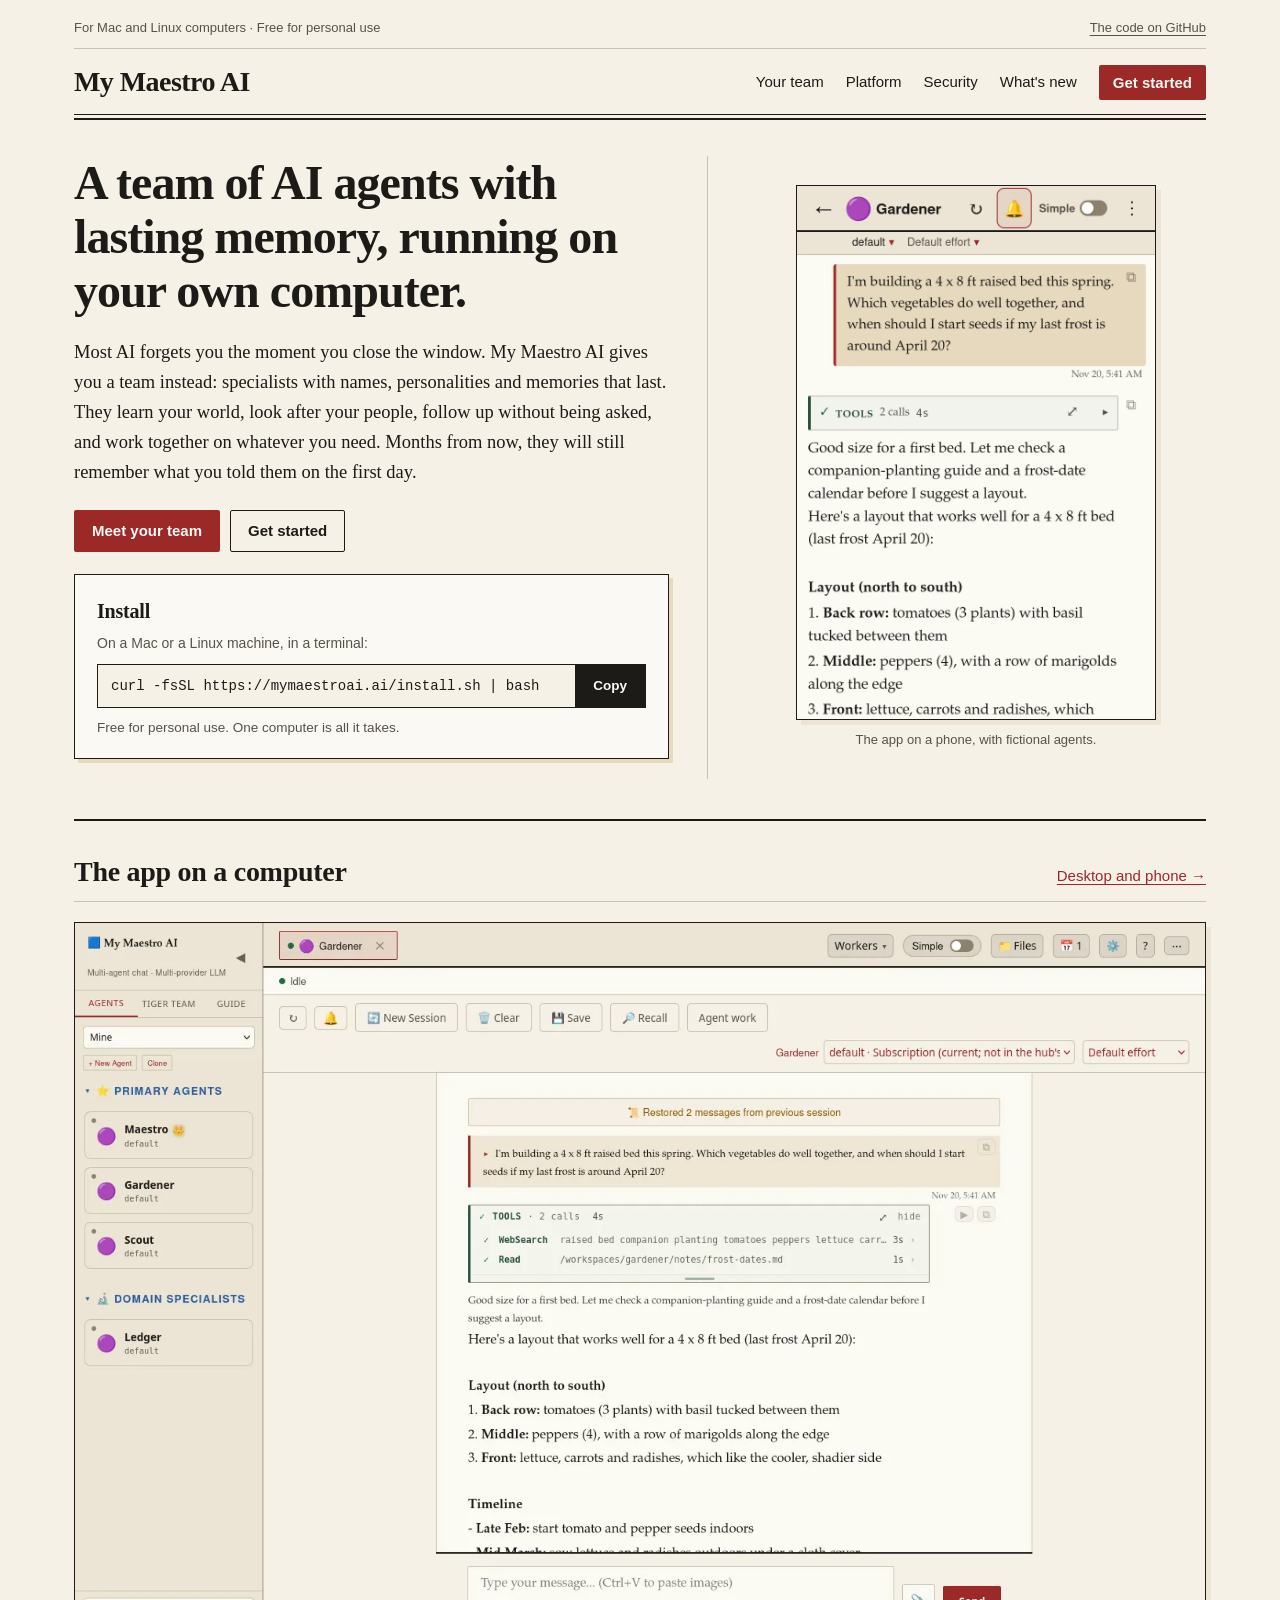
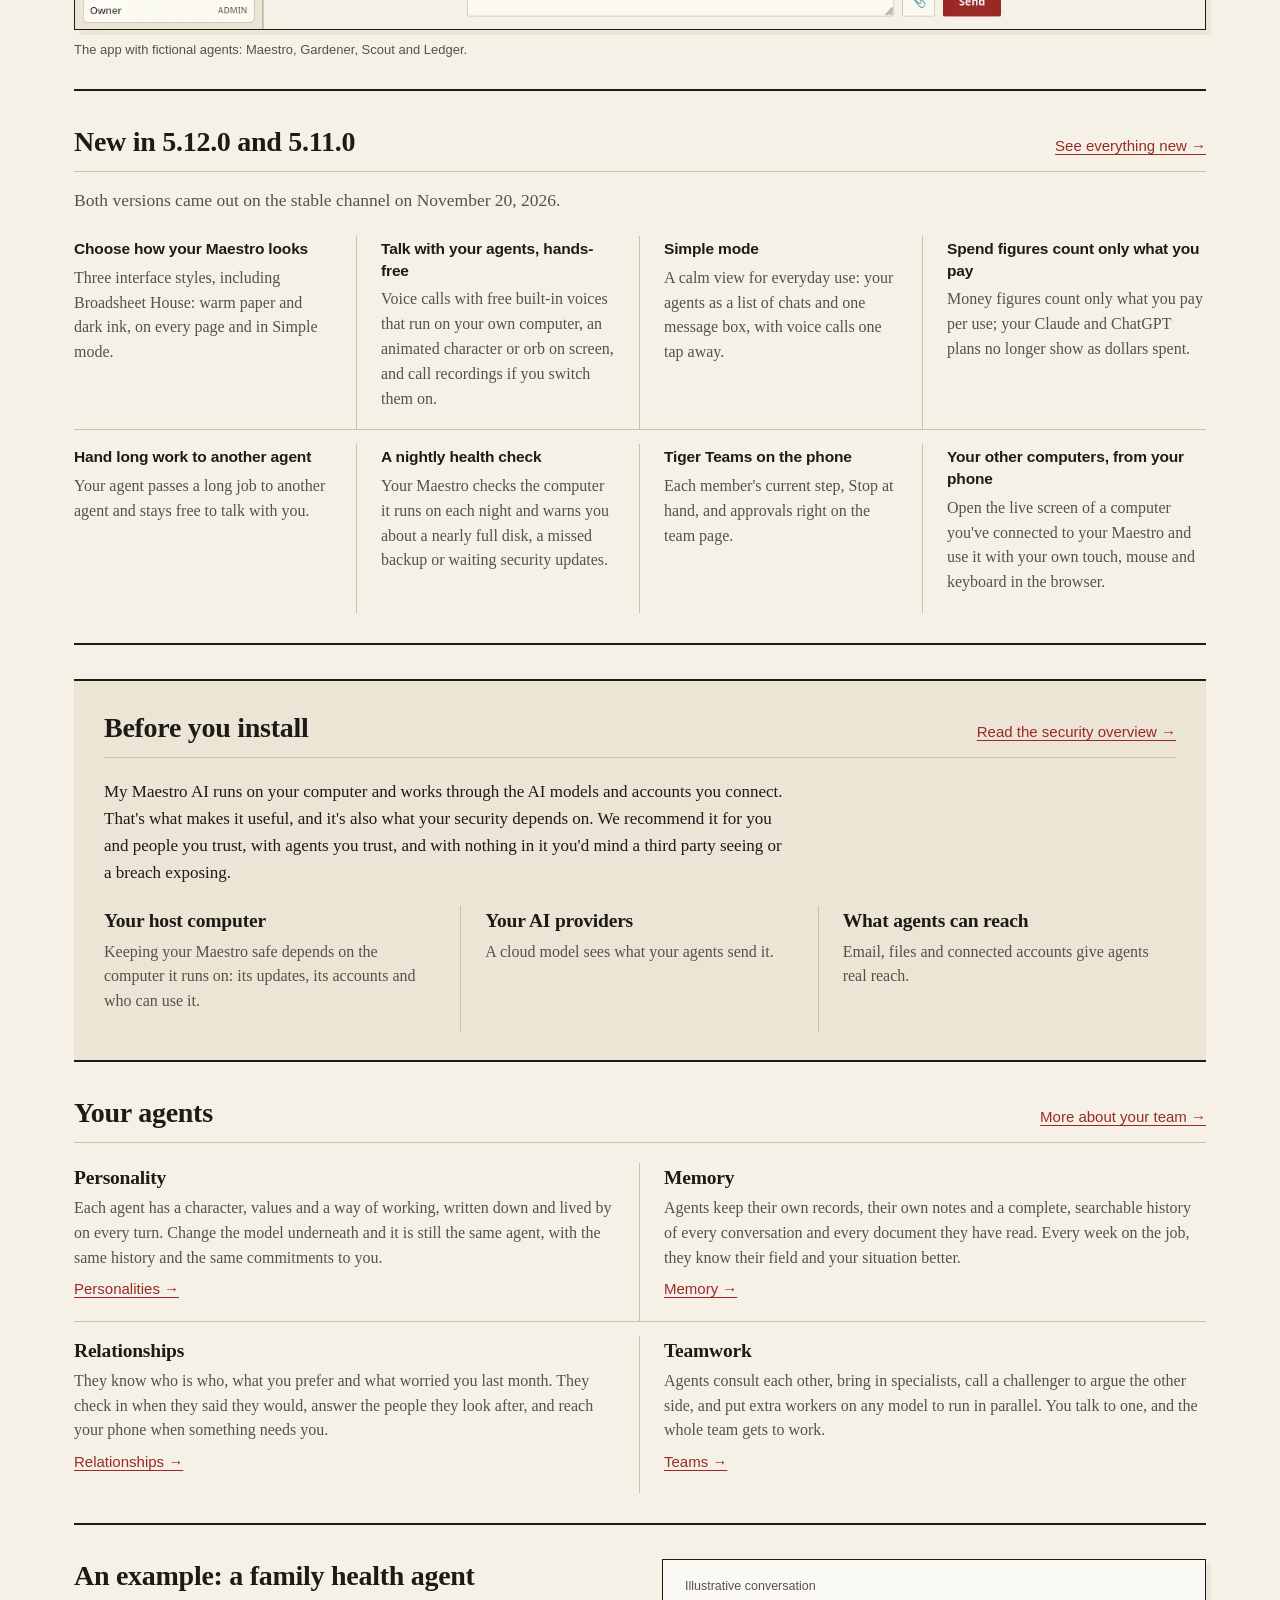
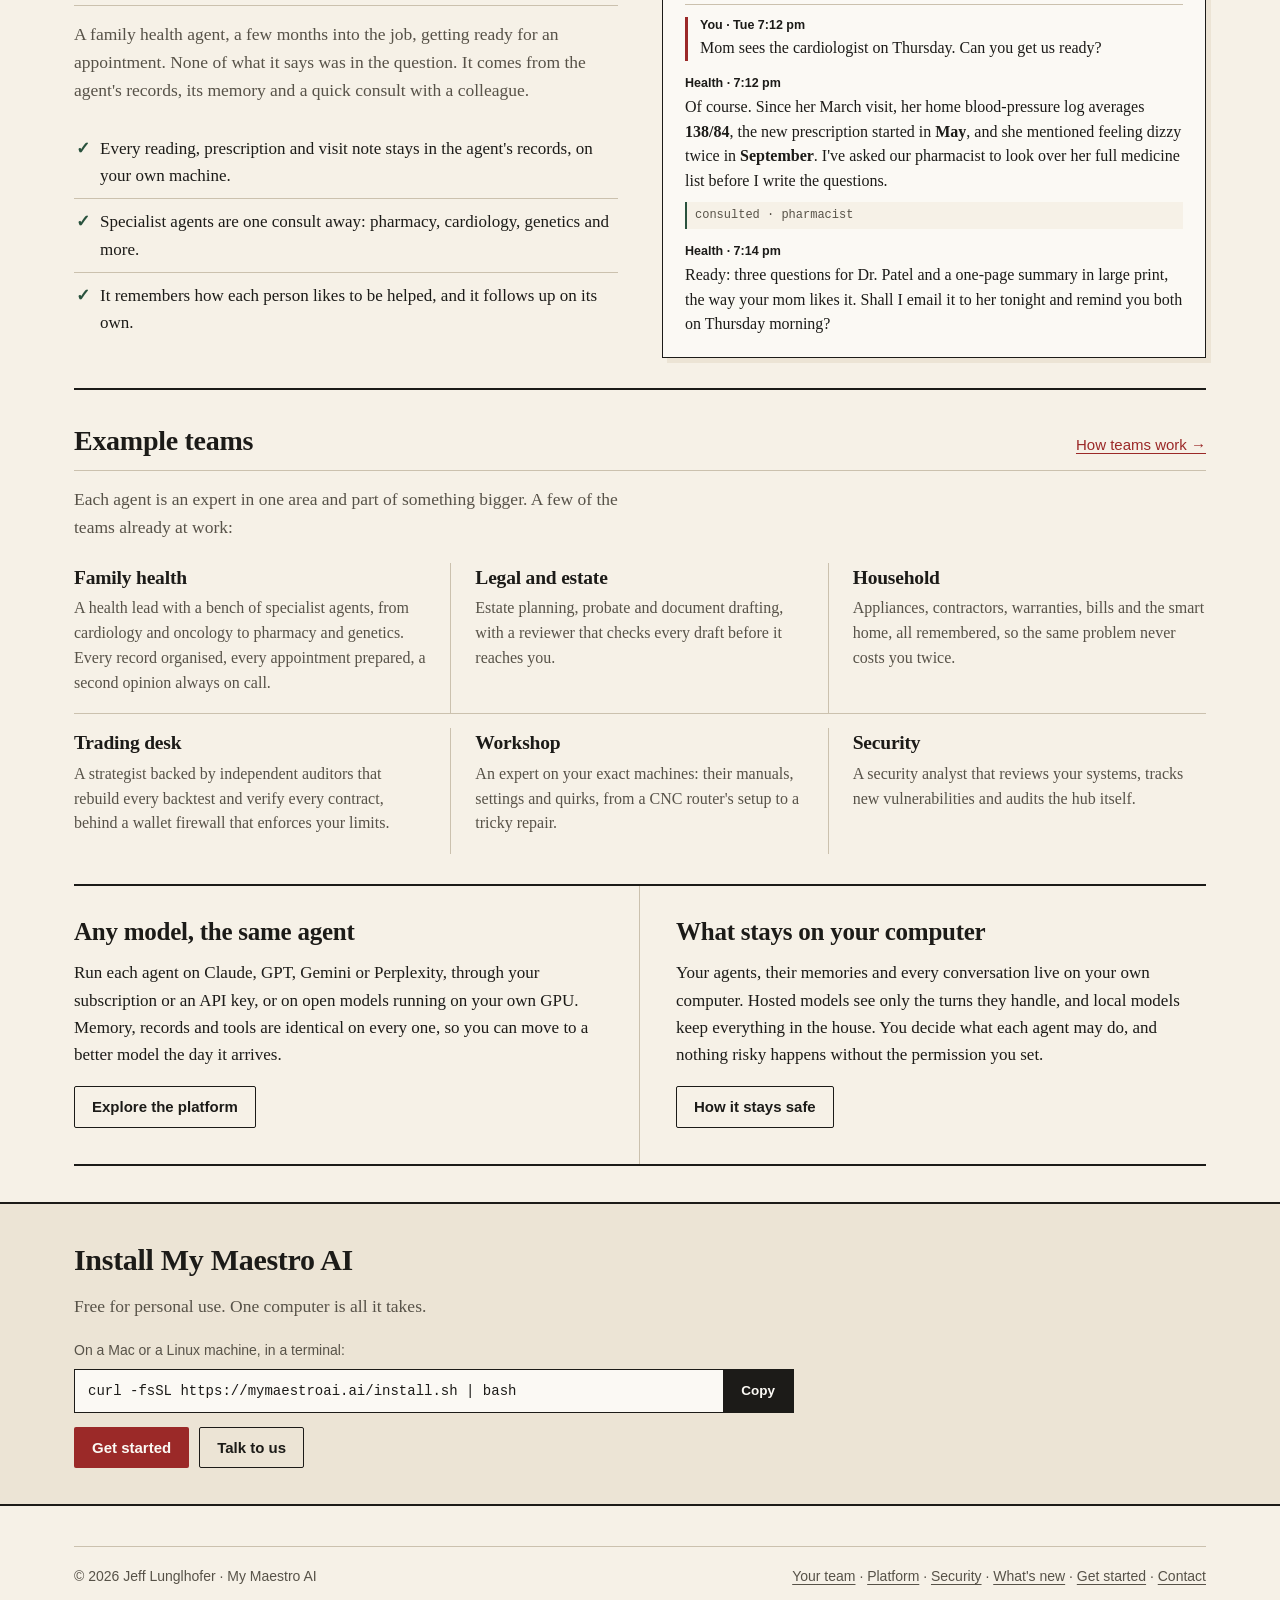
<file: index.html>
<!doctype html>
<html lang="en">
<head>
<meta charset="utf-8">
<meta name="viewport" content="width=device-width, initial-scale=1">
<title>My Maestro AI · A team of AI agents with lasting memory, on your own computer</title>
<meta name="description" content="My Maestro AI gives you a team of AI agents with names, personalities and memories that last. They learn your world, look after your people, work together, and run on your own Mac or Linux computer.">
<link rel="canonical" href="https://www.mymaestroai.ai/">
<meta property="og:type" content="website">
<meta property="og:site_name" content="My Maestro AI">
<meta property="og:url" content="https://www.mymaestroai.ai/">
<meta property="og:title" content="My Maestro AI · A team of AI agents with lasting memory, on your own computer">
<meta property="og:description" content="My Maestro AI gives you a team of AI agents with names, personalities and memories that last. They learn your world, look after your people, work together, and run on your own Mac or Linux computer.">
<meta property="og:image" content="https://www.mymaestroai.ai/og-image.png">
<meta property="og:image:type" content="image/png">
<meta property="og:image:width" content="1200">
<meta property="og:image:height" content="630">
<meta property="og:image:alt" content="My Maestro AI: a team of AI agents with lasting memory, running on your own computer.">
<meta property="og:locale" content="en_US">
<meta name="twitter:card" content="summary_large_image">
<meta name="twitter:title" content="My Maestro AI · A team of AI agents with lasting memory, on your own computer">
<meta name="twitter:description" content="My Maestro AI gives you a team of AI agents with names, personalities and memories that last. They learn your world, look after your people, work together, and run on your own Mac or Linux computer.">
<meta name="twitter:image" content="https://www.mymaestroai.ai/og-image.png">
<meta name="twitter:image:alt" content="My Maestro AI: a team of AI agents with lasting memory, running on your own computer.">
<meta name="theme-color" content="#F6F1E7">
<link rel="apple-touch-icon" href="/hub-192.png">
<link rel="icon" href="/hub-192.png">
<link rel="stylesheet" href="/styles.css">
</head>
<body>
<header class="masthead"><div class="wrap">
  <div class="masthead-meta"><span>For Mac and Linux computers · Free for personal use</span><a href="https://github.com/mymaestroai/mymaestroai">The code on GitHub</a></div>
  <div class="masthead-bar">
    <a class="brand" href="/">My Maestro AI</a>
    <nav class="site-nav" aria-label="Main"><a href="/agents/">Your team</a><a href="/platform/">Platform</a><a href="/security/">Security</a><a href="/whats-new/">What's new</a><a class="nav-cta" href="/start/">Get started</a></nav>
  </div>
  <div class="masthead-rule"></div>
</div></header>

<main class="wrap">
  <section class="lead-grid">
    <div class="lead-copy">
      <h1>A team of AI agents with lasting memory, running on your own computer.</h1>
      <p class="lead-prose">Most AI forgets you the moment you close the window. My Maestro AI gives you a team instead: specialists with names, personalities and memories that last. They learn your world, look after your people, follow up without being asked, and work together on whatever you need. Months from now, they will still remember what you told them on the first day.</p>
      <a class="cta" href="/agents/">Meet your team</a><a class="cta alt" href="/start/">Get started</a>
      <div class="install-sheet" id="install">
        <h2>Install</h2>
        <p class="cmd-cap">On a Mac or a Linux machine, in a terminal:</p>
        <div class="cmdbox"><code id="hero-cmd">curl -fsSL https://mymaestroai.ai/install.sh | bash</code><button type="button" onclick="navigator.clipboard.writeText(document.getElementById('hero-cmd').textContent).then(()=>{this.textContent='Copied'})">Copy</button></div>
        <p class="install-foot">Free for personal use. One computer is all it takes.</p>
      </div>
    </div>

    <figure class="lead-figure shot-phone">
      <a href="/images/app-phone.webp"><img src="/images/app-phone.webp" width="390" height="580" alt="The My Maestro AI app on a phone in the Broadsheet House look: a conversation with an agent called Gardener about planting a raised bed, with the tools it used folded into one line."></a>
      <figcaption class="figure-caption">The app on a phone, with fictional agents.</figcaption>
    </figure>
  </section>

  <section class="editorial">
    <div class="section-head"><h2>The app on a computer</h2><a href="/platform/#everywhere">Desktop and phone →</a></div>
    <figure class="shot-desktop">
      <a href="/images/app-desktop.webp"><img src="/images/app-desktop.webp" width="1440" height="900" alt="The My Maestro AI app on a computer in the Broadsheet House look: the list of agents on the left, and a conversation with Gardener showing the two tools it used and its planting plan."></a>
      <figcaption class="figure-caption">The app with fictional agents: Maestro, Gardener, Scout and Ledger.</figcaption>
    </figure>
  </section>

  <section class="editorial">
    <div class="section-head"><h2>New in 5.12.0 and 5.11.0</h2><a href="/whats-new/">See everything new →</a></div>
    <p class="sub">Both versions came out on the stable channel on November 20, 2026.</p>
    <div class="cols c4">
      <div class="col news-col"><h3>Choose how your Maestro looks</h3><p>Three interface styles, including Broadsheet House: warm paper and dark ink, on every page and in Simple mode.</p></div>
      <div class="col news-col"><h3>Talk with your agents, hands-free</h3><p>Voice calls with free built-in voices that run on your own computer, an animated character or orb on screen, and call recordings if you switch them on.</p></div>
      <div class="col news-col"><h3>Simple mode</h3><p>A calm view for everyday use: your agents as a list of chats and one message box, with voice calls one tap away.</p></div>
      <div class="col news-col"><h3>Spend figures count only what you pay</h3><p>Money figures count only what you pay per use; your Claude and ChatGPT plans no longer show as dollars spent.</p></div>
      <div class="col news-col"><h3>Hand long work to another agent</h3><p>Your agent passes a long job to another agent and stays free to talk with you.</p></div>
      <div class="col news-col"><h3>A nightly health check</h3><p>Your Maestro checks the computer it runs on each night and warns you about a nearly full disk, a missed backup or waiting security updates.</p></div>
      <div class="col news-col"><h3>Tiger Teams on the phone</h3><p>Each member's current step, Stop at hand, and approvals right on the team page.</p></div>
      <div class="col news-col"><h3>Your other computers, from your phone</h3><p>Open the live screen of a computer you've connected to your Maestro and use it with your own touch, mouse and keyboard in the browser.</p></div>
    </div>
  </section>

  <section class="security-sheet" aria-labelledby="before-install">
    <div class="section-head"><h2 id="before-install">Before you install</h2><a href="/security/#overview">Read the security overview →</a></div>
    <p class="security-lead">My Maestro AI runs on your computer and works through the AI models and accounts you connect. That's what makes it useful, and it's also what your security depends on. We recommend it for you and people you trust, with agents you trust, and with nothing in it you'd mind a third party seeing or a breach exposing.</p>
    <div class="cols c3">
      <div class="col"><h3>Your host computer</h3><p>Keeping your Maestro safe depends on the computer it runs on: its updates, its accounts and who can use it.</p></div>
      <div class="col"><h3>Your AI providers</h3><p>A cloud model sees what your agents send it.</p></div>
      <div class="col"><h3>What agents can reach</h3><p>Email, files and connected accounts give agents real reach.</p></div>
    </div>
  </section>

  <section class="editorial">
    <div class="section-head"><h2>Your agents</h2><a href="/agents/">More about your team →</a></div>
    <div class="cols c2 ruled">
      <div class="col"><h3>Personality</h3><p>Each agent has a character, values and a way of working, written down and lived by on every turn. Change the model underneath and it is still the same agent, with the same history and the same commitments to you.</p><a class="more" href="/agents/#personality">Personalities →</a></div>
      <div class="col"><h3>Memory</h3><p>Agents keep their own records, their own notes and a complete, searchable history of every conversation and every document they have read. Every week on the job, they know their field and your situation better.</p><a class="more" href="/agents/#memory">Memory →</a></div>
      <div class="col"><h3>Relationships</h3><p>They know who is who, what you prefer and what worried you last month. They check in when they said they would, answer the people they look after, and reach your phone when something needs you.</p><a class="more" href="/agents/#relationships">Relationships →</a></div>
      <div class="col"><h3>Teamwork</h3><p>Agents consult each other, bring in specialists, call a challenger to argue the other side, and put extra workers on any model to run in parallel. You talk to one, and the whole team gets to work.</p><a class="more" href="/agents/#team">Teams →</a></div>
    </div>
  </section>

  <section class="editorial">
    <div class="story">
      <div>
        <div class="section-head"><h2>An example: a family health agent</h2></div>
        <p class="sub">A family health agent, a few months into the job, getting ready for an appointment. None of what it says was in the question. It comes from the agent's records, its memory and a quick consult with a colleague.</p>
        <ul class="check">
          <li>Every reading, prescription and visit note stays in the agent's records, on your own machine.</li>
          <li>Specialist agents are one consult away: pharmacy, cardiology, genetics and more.</li>
          <li>It remembers how each person likes to be helped, and it follows up on its own.</li>
        </ul>
      </div>
      <div class="demo">
        <div class="lbl">Illustrative conversation</div>
        <div class="msg me"><span class="who">You · Tue 7:12 pm</span>Mom sees the cardiologist on Thursday. Can you get us ready?</div>
        <div class="msg ag"><span class="who">Health · 7:12 pm</span>Of course. Since her March visit, her home blood-pressure log averages <span class="n">138/84</span>, the new prescription started in <span class="n">May</span>, and she mentioned feeling dizzy twice in <span class="n">September</span>. I've asked our pharmacist to look over her full medicine list before I write the questions.<span class="worker">consulted · pharmacist</span></div>
        <div class="msg ag"><span class="who">Health · 7:14 pm</span>Ready: three questions for Dr. Patel and a one-page summary in large print, the way your mom likes it. Shall I email it to her tonight and remind you both on Thursday morning?</div>
      </div>
    </div>
  </section>

  <section class="editorial">
    <div class="section-head"><h2>Example teams</h2><a href="/agents/#team">How teams work →</a></div>
    <p class="sub">Each agent is an expert in one area and part of something bigger. A few of the teams already at work:</p>
    <div class="cols c3">
      <div class="col"><h3>Family health</h3><p>A health lead with a bench of specialist agents, from cardiology and oncology to pharmacy and genetics. Every record organised, every appointment prepared, a second opinion always on call.</p></div>
      <div class="col"><h3>Legal and estate</h3><p>Estate planning, probate and document drafting, with a reviewer that checks every draft before it reaches you.</p></div>
      <div class="col"><h3>Household</h3><p>Appliances, contractors, warranties, bills and the smart home, all remembered, so the same problem never costs you twice.</p></div>
      <div class="col"><h3>Trading desk</h3><p>A strategist backed by independent auditors that rebuild every backtest and verify every contract, behind a wallet firewall that enforces your limits.</p></div>
      <div class="col"><h3>Workshop</h3><p>An expert on your exact machines: their manuals, settings and quirks, from a CNC router's setup to a tricky repair.</p></div>
      <div class="col"><h3>Security</h3><p>A security analyst that reviews your systems, tracks new vulnerabilities and audits the hub itself.</p></div>
    </div>
  </section>

  <section class="facts">
    <div>
      <h2>Any model, the same agent</h2>
      <p>Run each agent on Claude, GPT, Gemini or Perplexity, through your subscription or an API key, or on open models running on your own GPU. Memory, records and tools are identical on every one, so you can move to a better model the day it arrives.</p>
      <a class="cta alt" href="/platform/">Explore the platform</a>
    </div>
    <div>
      <h2>What stays on your computer</h2>
      <p>Your agents, their memories and every conversation live on your own computer. Hosted models see only the turns they handle, and local models keep everything in the house. You decide what each agent may do, and nothing risky happens without the permission you set.</p>
      <a class="cta alt" href="/security/">How it stays safe</a>
    </div>
  </section>
</main>

<section class="band"><div class="wrap">
  <h2>Install My Maestro AI</h2>
  <p class="sub">Free for personal use. One computer is all it takes.</p>
  <p class="cmd-cap">On a Mac or a Linux machine, in a terminal:</p>
  <div class="cmdbox"><code id="band-cmd">curl -fsSL https://mymaestroai.ai/install.sh | bash</code><button type="button" onclick="navigator.clipboard.writeText(document.getElementById('band-cmd').textContent).then(()=>{this.textContent='Copied'})">Copy</button></div>
  <a class="cta" href="/start/">Get started</a><a class="cta alt" href="mailto:jeff@lunglhofer.com">Talk to us</a>
</div></section>

<footer><div class="wrap">
  <div>© 2026 Jeff Lunglhofer · My Maestro AI</div>
  <div><a href="/agents/">Your team</a> · <a href="/platform/">Platform</a> · <a href="/security/">Security</a> · <a href="/whats-new/">What's new</a> · <a href="/start/">Get started</a> · <a href="mailto:jeff@lunglhofer.com">Contact</a></div>
</div></footer>
</body>
</html>
</file>
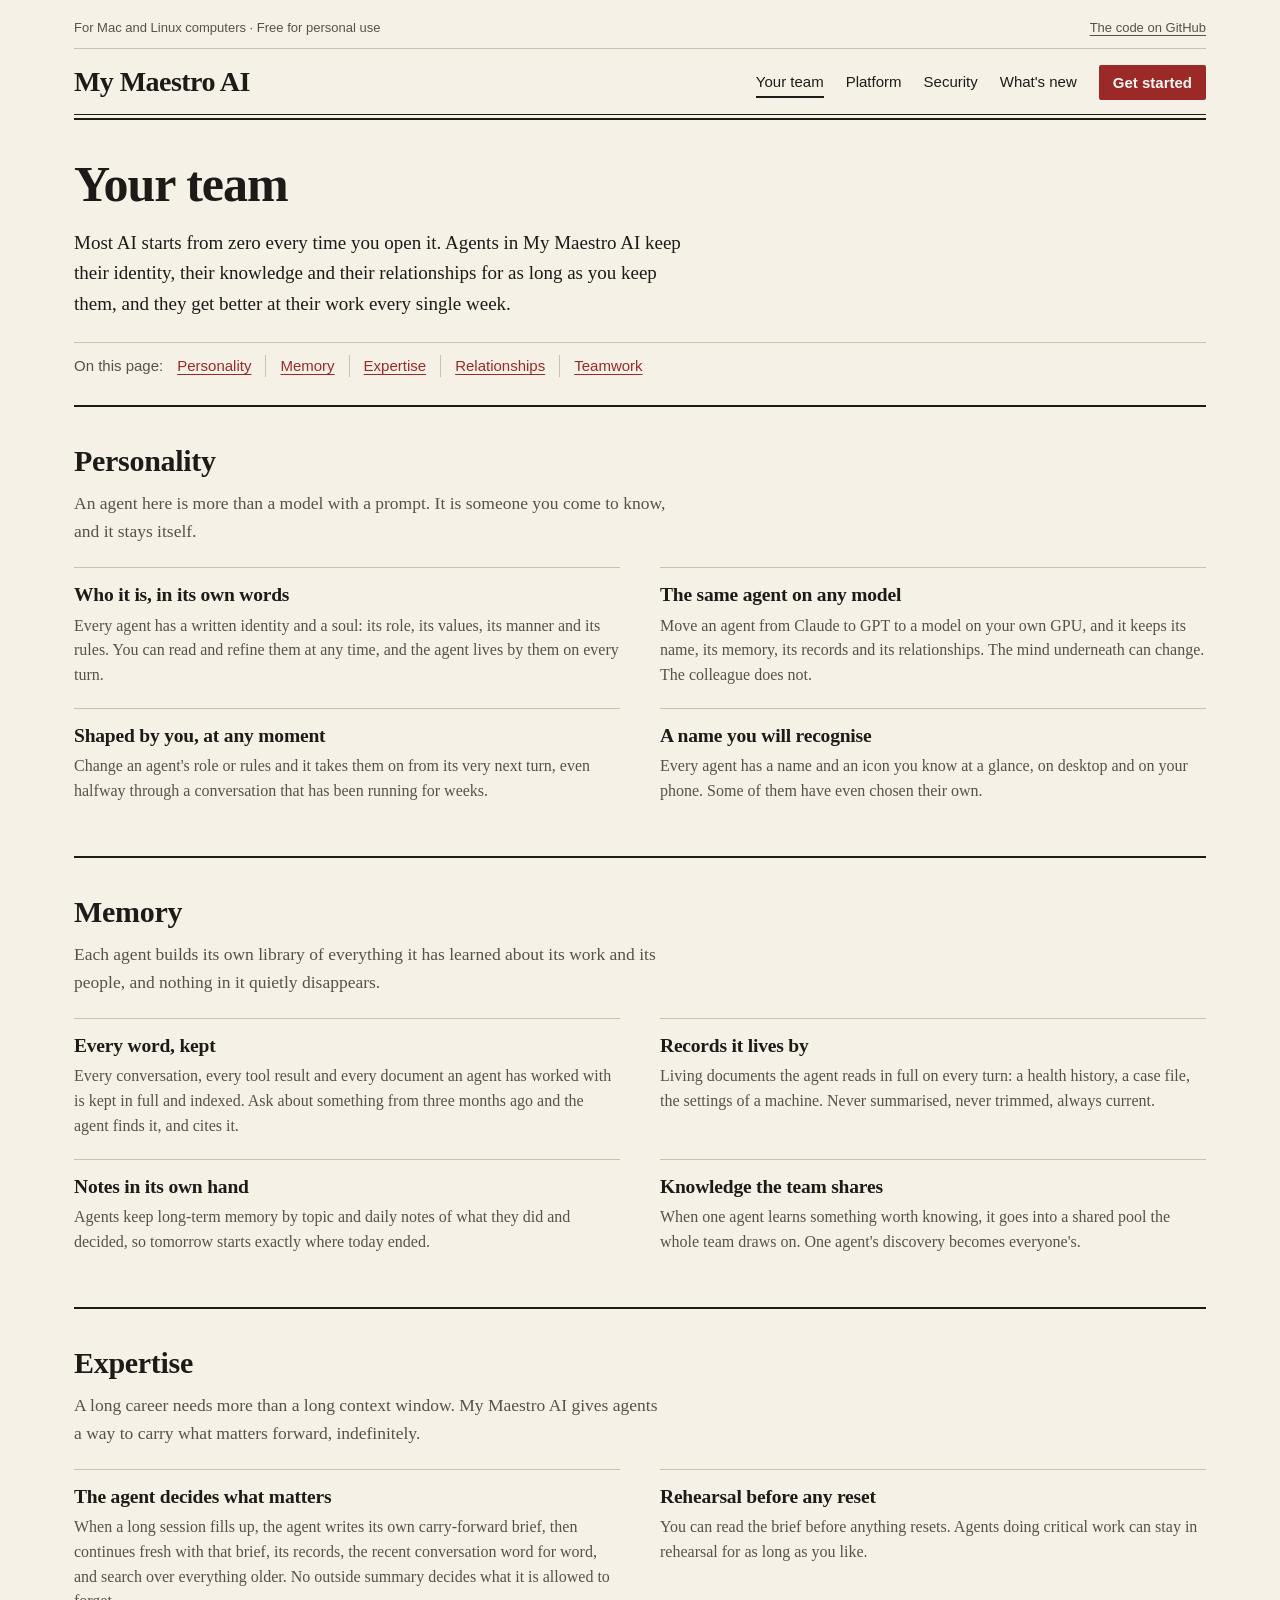
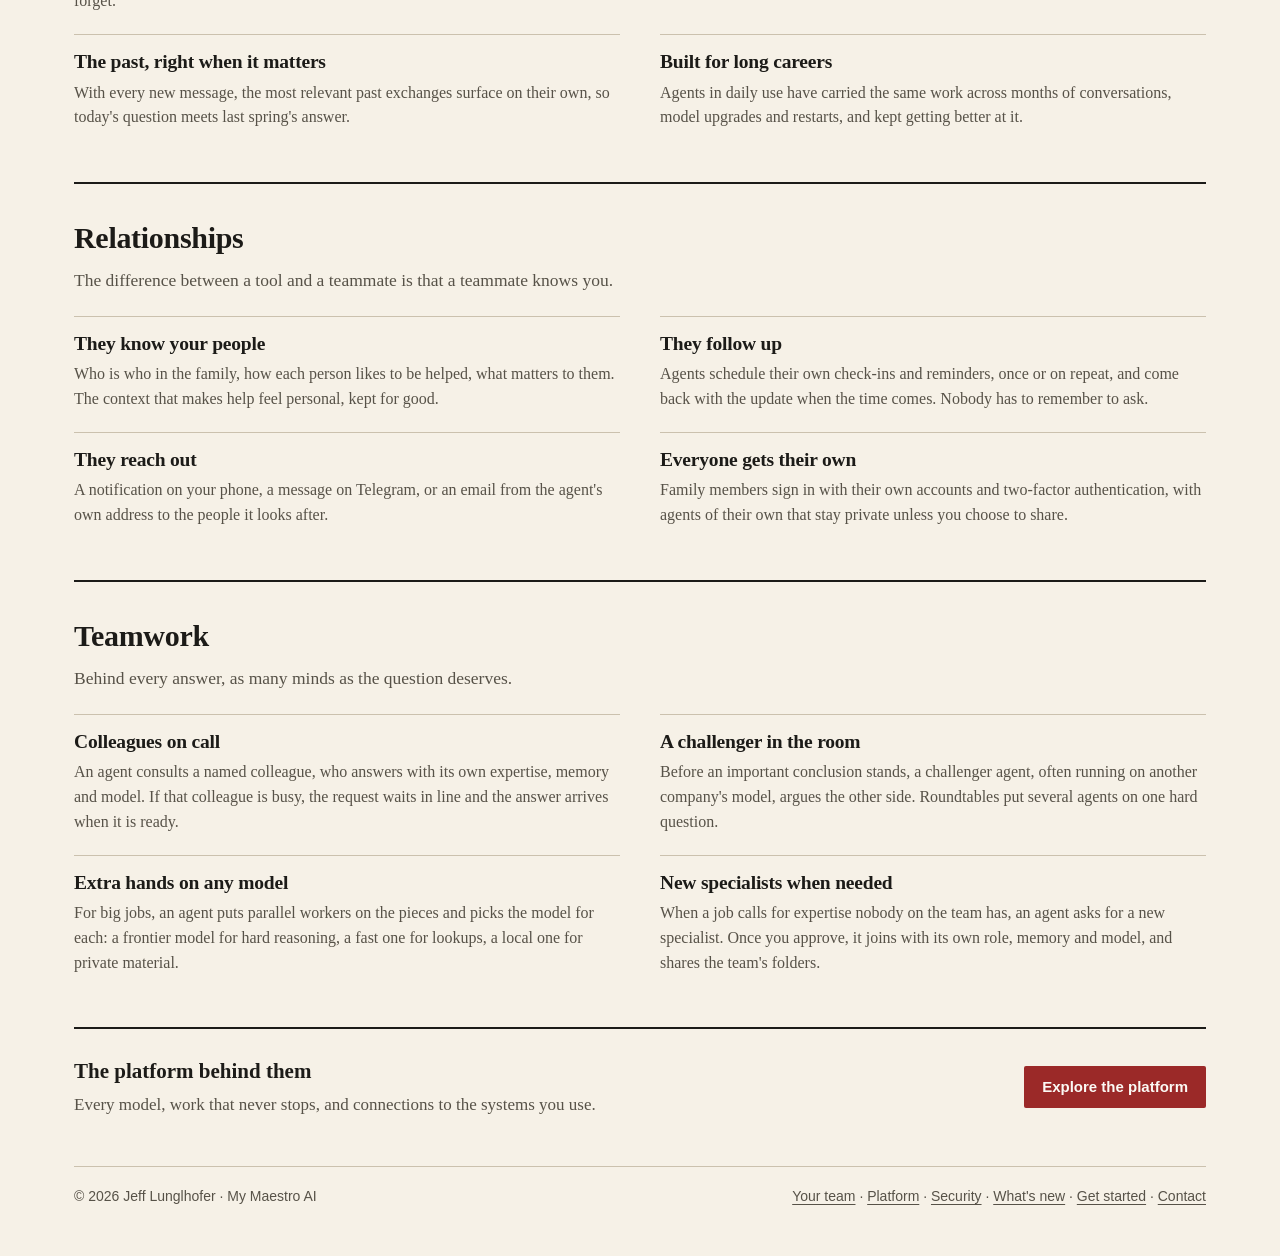
<file: agents/index.html>
<!doctype html>
<html lang="en">
<head>
<meta charset="utf-8">
<meta name="viewport" content="width=device-width, initial-scale=1">
<title>Your team · My Maestro AI</title>
<meta name="description" content="Agents in My Maestro AI keep their personality, their knowledge and their relationships for as long as you keep them, and get better at their work every week.">
<link rel="canonical" href="https://www.mymaestroai.ai/agents/">
<meta property="og:type" content="website">
<meta property="og:site_name" content="My Maestro AI">
<meta property="og:url" content="https://www.mymaestroai.ai/agents/">
<meta property="og:title" content="Your team · My Maestro AI">
<meta property="og:description" content="Agents in My Maestro AI keep their personality, their knowledge and their relationships for as long as you keep them, and get better at their work every week.">
<meta property="og:image" content="https://www.mymaestroai.ai/og-image.png">
<meta property="og:image:type" content="image/png">
<meta property="og:image:width" content="1200">
<meta property="og:image:height" content="630">
<meta property="og:image:alt" content="My Maestro AI: a team of AI agents with lasting memory, running on your own computer.">
<meta property="og:locale" content="en_US">
<meta name="twitter:card" content="summary_large_image">
<meta name="twitter:title" content="Your team · My Maestro AI">
<meta name="twitter:description" content="Agents in My Maestro AI keep their personality, their knowledge and their relationships for as long as you keep them, and get better at their work every week.">
<meta name="twitter:image" content="https://www.mymaestroai.ai/og-image.png">
<meta name="twitter:image:alt" content="My Maestro AI: a team of AI agents with lasting memory, running on your own computer.">
<meta name="theme-color" content="#F6F1E7">
<link rel="apple-touch-icon" href="/hub-192.png">
<link rel="icon" href="/hub-192.png">
<link rel="stylesheet" href="/styles.css">
</head>
<body>
<header class="masthead"><div class="wrap">
  <div class="masthead-meta"><span>For Mac and Linux computers · Free for personal use</span><a href="https://github.com/mymaestroai/mymaestroai">The code on GitHub</a></div>
  <div class="masthead-bar">
    <a class="brand" href="/">My Maestro AI</a>
    <nav class="site-nav" aria-label="Main"><a href="/agents/" aria-current="page">Your team</a><a href="/platform/">Platform</a><a href="/security/">Security</a><a href="/whats-new/">What's new</a><a class="nav-cta" href="/start/">Get started</a></nav>
  </div>
  <div class="masthead-rule"></div>
</div></header>

<div class="page-hero"><div class="wrap">
  <h1>Your team</h1>
  <p class="lead">Most AI starts from zero every time you open it. Agents in My Maestro AI keep their identity, their knowledge and their relationships for as long as you keep them, and they get better at their work every single week.</p>
  <div class="index">
    <a href="#personality">Personality</a><a href="#memory">Memory</a><a href="#expertise">Expertise</a><a href="#relationships">Relationships</a><a href="#team">Teamwork</a>
  </div>
</div></div>

<div class="wrap">
  <div class="group" id="personality"><h2>Personality</h2>
    <p class="gintro">An agent here is more than a model with a prompt. It is someone you come to know, and it stays itself.</p>
    <div class="grid g4">
      <div class="card"><h4>Who it is, in its own words</h4><p>Every agent has a written identity and a soul: its role, its values, its manner and its rules. You can read and refine them at any time, and the agent lives by them on every turn.</p></div>
      <div class="card"><h4>The same agent on any model</h4><p>Move an agent from Claude to GPT to a model on your own GPU, and it keeps its name, its memory, its records and its relationships. The mind underneath can change. The colleague does not.</p></div>
      <div class="card"><h4>Shaped by you, at any moment</h4><p>Change an agent's role or rules and it takes them on from its very next turn, even halfway through a conversation that has been running for weeks.</p></div>
      <div class="card"><h4>A name you will recognise</h4><p>Every agent has a name and an icon you know at a glance, on desktop and on your phone. Some of them have even chosen their own.</p></div>
    </div>
  </div>

  <div class="group" id="memory"><h2>Memory</h2>
    <p class="gintro">Each agent builds its own library of everything it has learned about its work and its people, and nothing in it quietly disappears.</p>
    <div class="grid g4">
      <div class="card"><h4>Every word, kept</h4><p>Every conversation, every tool result and every document an agent has worked with is kept in full and indexed. Ask about something from three months ago and the agent finds it, and cites it.</p></div>
      <div class="card"><h4>Records it lives by</h4><p>Living documents the agent reads in full on every turn: a health history, a case file, the settings of a machine. Never summarised, never trimmed, always current.</p></div>
      <div class="card"><h4>Notes in its own hand</h4><p>Agents keep long-term memory by topic and daily notes of what they did and decided, so tomorrow starts exactly where today ended.</p></div>
      <div class="card"><h4>Knowledge the team shares</h4><p>When one agent learns something worth knowing, it goes into a shared pool the whole team draws on. One agent's discovery becomes everyone's.</p></div>
    </div>
  </div>

  <div class="group" id="expertise"><h2>Expertise</h2>
    <p class="gintro">A long career needs more than a long context window. My Maestro AI gives agents a way to carry what matters forward, indefinitely.</p>
    <div class="grid g4">
      <div class="card"><h4>The agent decides what matters</h4><p>When a long session fills up, the agent writes its own carry-forward brief, then continues fresh with that brief, its records, the recent conversation word for word, and search over everything older. No outside summary decides what it is allowed to forget.</p></div>
      <div class="card"><h4>Rehearsal before any reset</h4><p>You can read the brief before anything resets. Agents doing critical work can stay in rehearsal for as long as you like.</p></div>
      <div class="card"><h4>The past, right when it matters</h4><p>With every new message, the most relevant past exchanges surface on their own, so today's question meets last spring's answer.</p></div>
      <div class="card"><h4>Built for long careers</h4><p>Agents in daily use have carried the same work across months of conversations, model upgrades and restarts, and kept getting better at it.</p></div>
    </div>
  </div>

  <div class="group" id="relationships"><h2>Relationships</h2>
    <p class="gintro">The difference between a tool and a teammate is that a teammate knows you.</p>
    <div class="grid g4">
      <div class="card"><h4>They know your people</h4><p>Who is who in the family, how each person likes to be helped, what matters to them. The context that makes help feel personal, kept for good.</p></div>
      <div class="card"><h4>They follow up</h4><p>Agents schedule their own check-ins and reminders, once or on repeat, and come back with the update when the time comes. Nobody has to remember to ask.</p></div>
      <div class="card"><h4>They reach out</h4><p>A notification on your phone, a message on Telegram, or an email from the agent's own address to the people it looks after.</p></div>
      <div class="card"><h4>Everyone gets their own</h4><p>Family members sign in with their own accounts and two-factor authentication, with agents of their own that stay private unless you choose to share.</p></div>
    </div>
  </div>

  <div class="group" id="team"><h2>Teamwork</h2>
    <p class="gintro">Behind every answer, as many minds as the question deserves.</p>
    <div class="grid g4">
      <div class="card"><h4>Colleagues on call</h4><p>An agent consults a named colleague, who answers with its own expertise, memory and model. If that colleague is busy, the request waits in line and the answer arrives when it is ready.</p></div>
      <div class="card"><h4>A challenger in the room</h4><p>Before an important conclusion stands, a challenger agent, often running on another company's model, argues the other side. Roundtables put several agents on one hard question.</p></div>
      <div class="card"><h4>Extra hands on any model</h4><p>For big jobs, an agent puts parallel workers on the pieces and picks the model for each: a frontier model for hard reasoning, a fast one for lookups, a local one for private material.</p></div>
      <div class="card"><h4>New specialists when needed</h4><p>When a job calls for expertise nobody on the team has, an agent asks for a new specialist. Once you approve, it joins with its own role, memory and model, and shares the team's folders.</p></div>
    </div>
  </div>

  <div class="next"><div><strong>The platform behind them</strong><p>Every model, work that never stops, and connections to the systems you use.</p></div><a class="cta" href="/platform/">Explore the platform</a></div>
</div>

<footer><div class="wrap">
  <div>© 2026 Jeff Lunglhofer · My Maestro AI</div>
  <div><a href="/agents/">Your team</a> · <a href="/platform/">Platform</a> · <a href="/security/">Security</a> · <a href="/whats-new/">What's new</a> · <a href="/start/">Get started</a> · <a href="mailto:jeff@lunglhofer.com">Contact</a></div>
</div></footer>
</body>
</html>
</file>
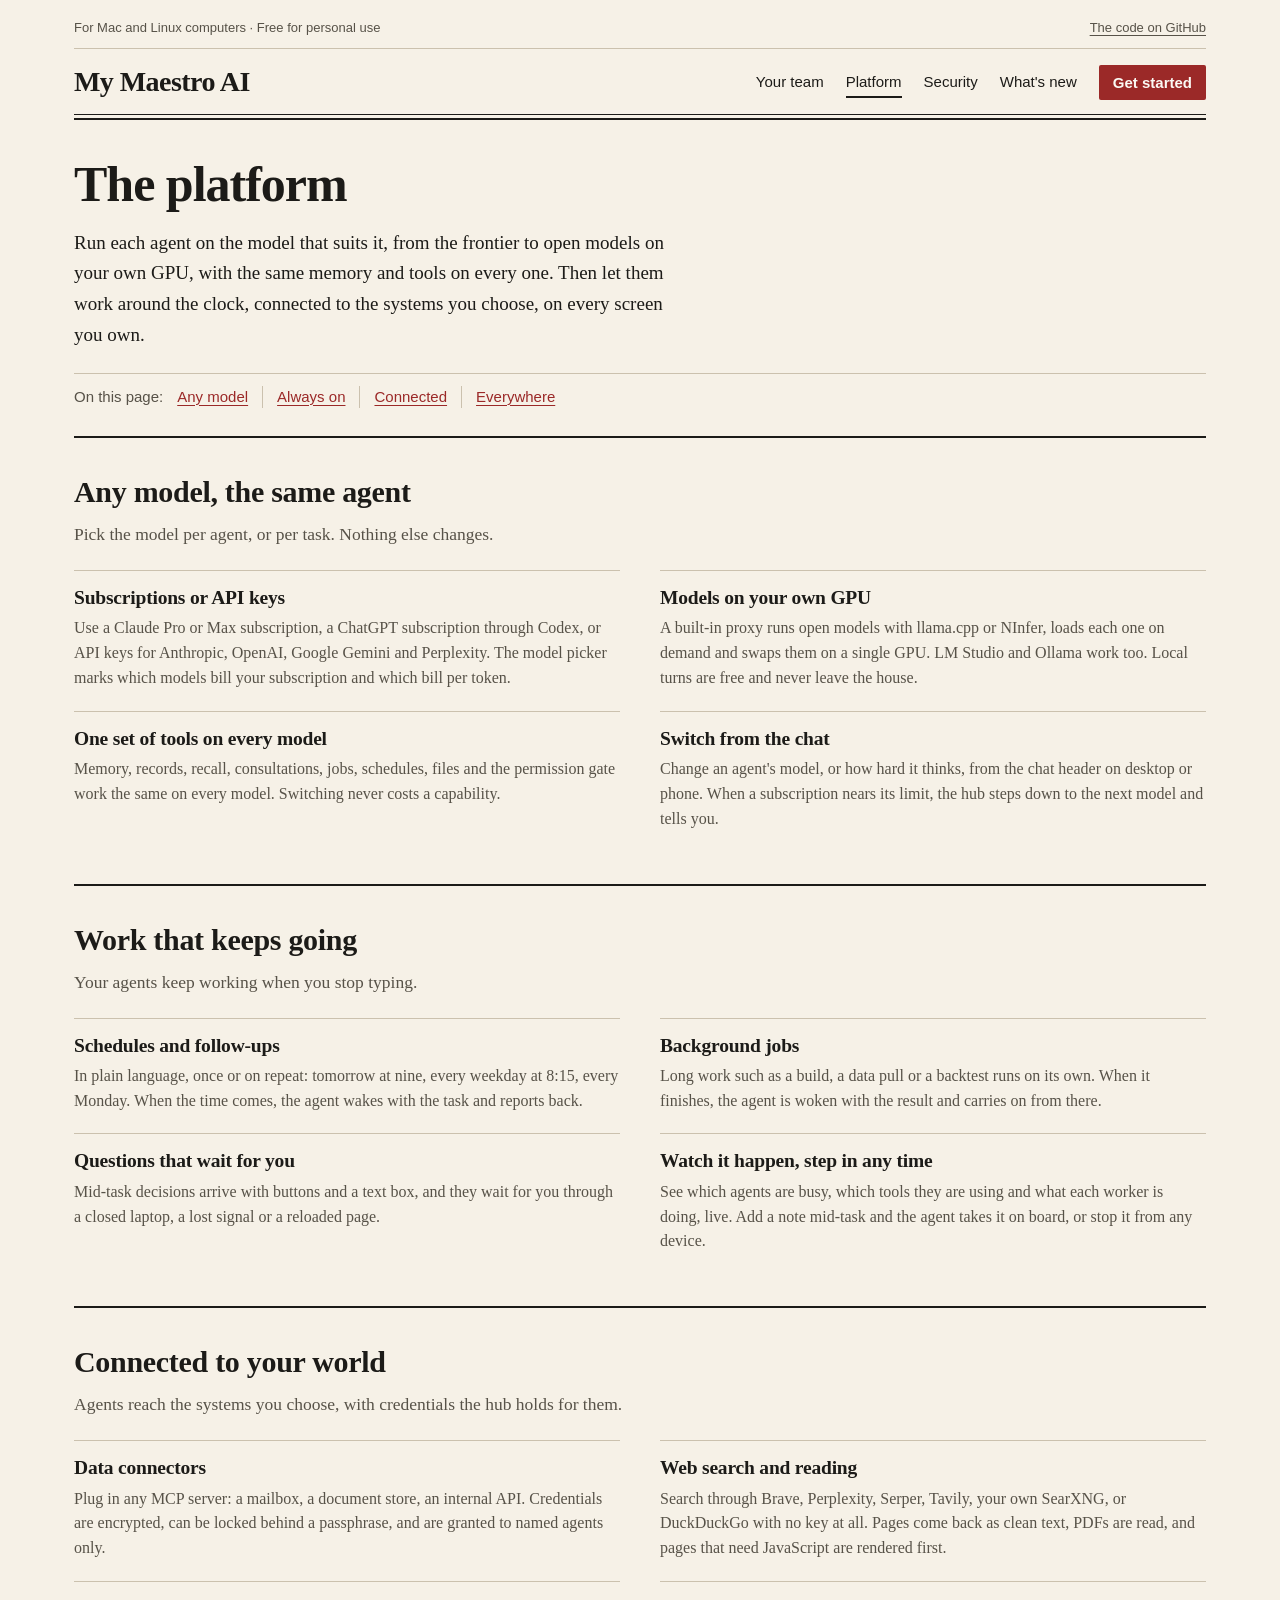
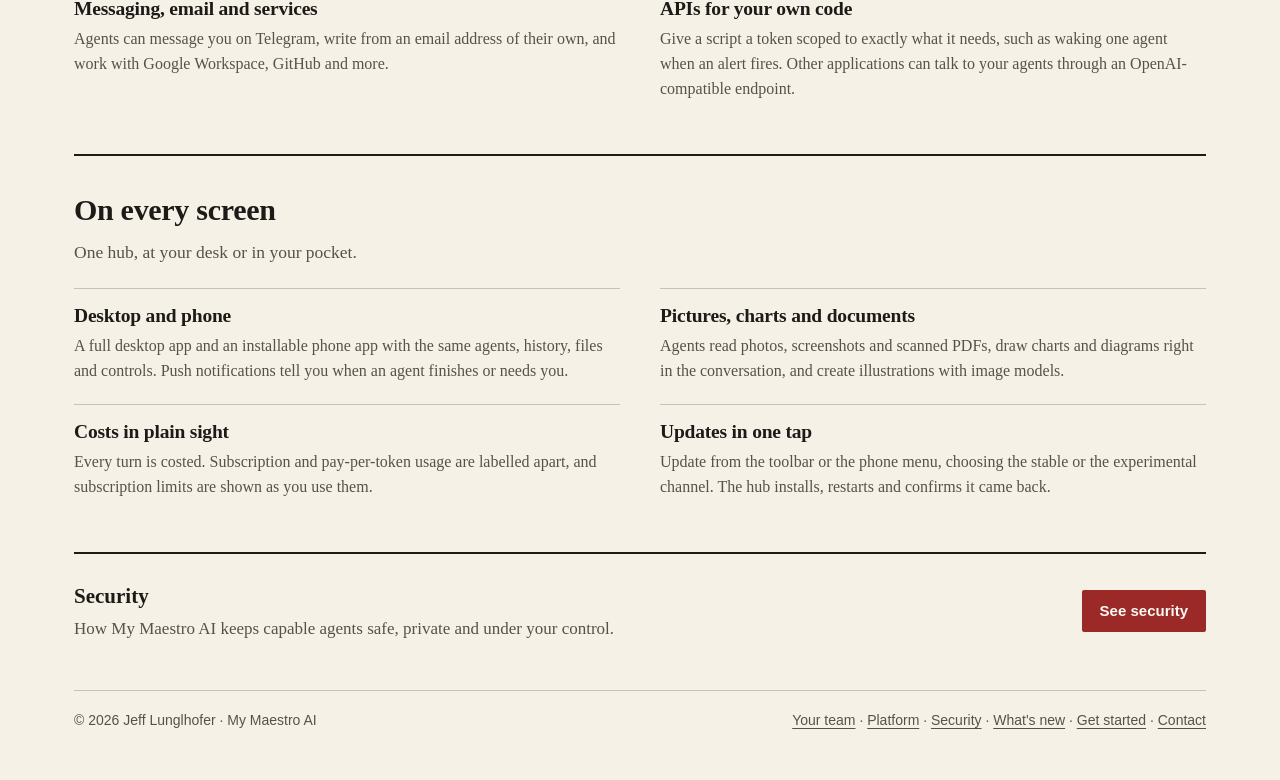
<file: platform/index.html>
<!doctype html>
<html lang="en">
<head>
<meta charset="utf-8">
<meta name="viewport" content="width=device-width, initial-scale=1">
<title>Platform · My Maestro AI</title>
<meta name="description" content="Run every agent on the model that suits it, from Claude, GPT and Gemini to open models on your own GPU, with the same memory and tools on every one. Agents keep working around the clock, connected to the systems you choose.">
<link rel="canonical" href="https://www.mymaestroai.ai/platform/">
<meta property="og:type" content="website">
<meta property="og:site_name" content="My Maestro AI">
<meta property="og:url" content="https://www.mymaestroai.ai/platform/">
<meta property="og:title" content="Platform · My Maestro AI">
<meta property="og:description" content="Run every agent on the model that suits it, from Claude, GPT and Gemini to open models on your own GPU, with the same memory and tools on every one. Agents keep working around the clock, connected to the systems you choose.">
<meta property="og:image" content="https://www.mymaestroai.ai/og-image.png">
<meta property="og:image:type" content="image/png">
<meta property="og:image:width" content="1200">
<meta property="og:image:height" content="630">
<meta property="og:image:alt" content="My Maestro AI: a team of AI agents with lasting memory, running on your own computer.">
<meta property="og:locale" content="en_US">
<meta name="twitter:card" content="summary_large_image">
<meta name="twitter:title" content="Platform · My Maestro AI">
<meta name="twitter:description" content="Run every agent on the model that suits it, from Claude, GPT and Gemini to open models on your own GPU, with the same memory and tools on every one. Agents keep working around the clock, connected to the systems you choose.">
<meta name="twitter:image" content="https://www.mymaestroai.ai/og-image.png">
<meta name="twitter:image:alt" content="My Maestro AI: a team of AI agents with lasting memory, running on your own computer.">
<meta name="theme-color" content="#F6F1E7">
<link rel="apple-touch-icon" href="/hub-192.png">
<link rel="icon" href="/hub-192.png">
<link rel="stylesheet" href="/styles.css">
</head>
<body>
<header class="masthead"><div class="wrap">
  <div class="masthead-meta"><span>For Mac and Linux computers · Free for personal use</span><a href="https://github.com/mymaestroai/mymaestroai">The code on GitHub</a></div>
  <div class="masthead-bar">
    <a class="brand" href="/">My Maestro AI</a>
    <nav class="site-nav" aria-label="Main"><a href="/agents/">Your team</a><a href="/platform/" aria-current="page">Platform</a><a href="/security/">Security</a><a href="/whats-new/">What's new</a><a class="nav-cta" href="/start/">Get started</a></nav>
  </div>
  <div class="masthead-rule"></div>
</div></header>

<div class="page-hero"><div class="wrap">
  <h1>The platform</h1>
  <p class="lead">Run each agent on the model that suits it, from the frontier to open models on your own GPU, with the same memory and tools on every one. Then let them work around the clock, connected to the systems you choose, on every screen you own.</p>
  <div class="index">
    <a href="#models">Any model</a><a href="#always-on">Always on</a><a href="#connected">Connected</a><a href="#everywhere">Everywhere</a>
  </div>
</div></div>

<div class="wrap">
  <div class="group" id="models"><h2>Any model, the same agent</h2>
    <p class="gintro">Pick the model per agent, or per task. Nothing else changes.</p>
    <div class="grid g4">
      <div class="card"><h4>Subscriptions or API keys</h4><p>Use a Claude Pro or Max subscription, a ChatGPT subscription through Codex, or API keys for Anthropic, OpenAI, Google Gemini and Perplexity. The model picker marks which models bill your subscription and which bill per token.</p></div>
      <div class="card"><h4>Models on your own GPU</h4><p>A built-in proxy runs open models with llama.cpp or NInfer, loads each one on demand and swaps them on a single GPU. LM Studio and Ollama work too. Local turns are free and never leave the house.</p></div>
      <div class="card"><h4>One set of tools on every model</h4><p>Memory, records, recall, consultations, jobs, schedules, files and the permission gate work the same on every model. Switching never costs a capability.</p></div>
      <div class="card"><h4>Switch from the chat</h4><p>Change an agent's model, or how hard it thinks, from the chat header on desktop or phone. When a subscription nears its limit, the hub steps down to the next model and tells you.</p></div>
    </div>
  </div>

  <div class="group" id="always-on"><h2>Work that keeps going</h2>
    <p class="gintro">Your agents keep working when you stop typing.</p>
    <div class="grid g4">
      <div class="card"><h4>Schedules and follow-ups</h4><p>In plain language, once or on repeat: tomorrow at nine, every weekday at 8:15, every Monday. When the time comes, the agent wakes with the task and reports back.</p></div>
      <div class="card"><h4>Background jobs</h4><p>Long work such as a build, a data pull or a backtest runs on its own. When it finishes, the agent is woken with the result and carries on from there.</p></div>
      <div class="card"><h4>Questions that wait for you</h4><p>Mid-task decisions arrive with buttons and a text box, and they wait for you through a closed laptop, a lost signal or a reloaded page.</p></div>
      <div class="card"><h4>Watch it happen, step in any time</h4><p>See which agents are busy, which tools they are using and what each worker is doing, live. Add a note mid-task and the agent takes it on board, or stop it from any device.</p></div>
    </div>
  </div>

  <div class="group" id="connected"><h2>Connected to your world</h2>
    <p class="gintro">Agents reach the systems you choose, with credentials the hub holds for them.</p>
    <div class="grid g4">
      <div class="card"><h4>Data connectors</h4><p>Plug in any MCP server: a mailbox, a document store, an internal API. Credentials are encrypted, can be locked behind a passphrase, and are granted to named agents only.</p></div>
      <div class="card"><h4>Web search and reading</h4><p>Search through Brave, Perplexity, Serper, Tavily, your own SearXNG, or DuckDuckGo with no key at all. Pages come back as clean text, PDFs are read, and pages that need JavaScript are rendered first.</p></div>
      <div class="card"><h4>Messaging, email and services</h4><p>Agents can message you on Telegram, write from an email address of their own, and work with Google Workspace, GitHub and more.</p></div>
      <div class="card"><h4>APIs for your own code</h4><p>Give a script a token scoped to exactly what it needs, such as waking one agent when an alert fires. Other applications can talk to your agents through an OpenAI-compatible endpoint.</p></div>
    </div>
  </div>

  <div class="group" id="everywhere"><h2>On every screen</h2>
    <p class="gintro">One hub, at your desk or in your pocket.</p>
    <div class="grid g4">
      <div class="card"><h4>Desktop and phone</h4><p>A full desktop app and an installable phone app with the same agents, history, files and controls. Push notifications tell you when an agent finishes or needs you.</p></div>
      <div class="card"><h4>Pictures, charts and documents</h4><p>Agents read photos, screenshots and scanned PDFs, draw charts and diagrams right in the conversation, and create illustrations with image models.</p></div>
      <div class="card"><h4>Costs in plain sight</h4><p>Every turn is costed. Subscription and pay-per-token usage are labelled apart, and subscription limits are shown as you use them.</p></div>
      <div class="card"><h4>Updates in one tap</h4><p>Update from the toolbar or the phone menu, choosing the stable or the experimental channel. The hub installs, restarts and confirms it came back.</p></div>
    </div>
  </div>

  <div class="next"><div><strong>Security</strong><p>How My Maestro AI keeps capable agents safe, private and under your control.</p></div><a class="cta" href="/security/">See security</a></div>
</div>

<footer><div class="wrap">
  <div>© 2026 Jeff Lunglhofer · My Maestro AI</div>
  <div><a href="/agents/">Your team</a> · <a href="/platform/">Platform</a> · <a href="/security/">Security</a> · <a href="/whats-new/">What's new</a> · <a href="/start/">Get started</a> · <a href="mailto:jeff@lunglhofer.com">Contact</a></div>
</div></footer>
</body>
</html>
</file>
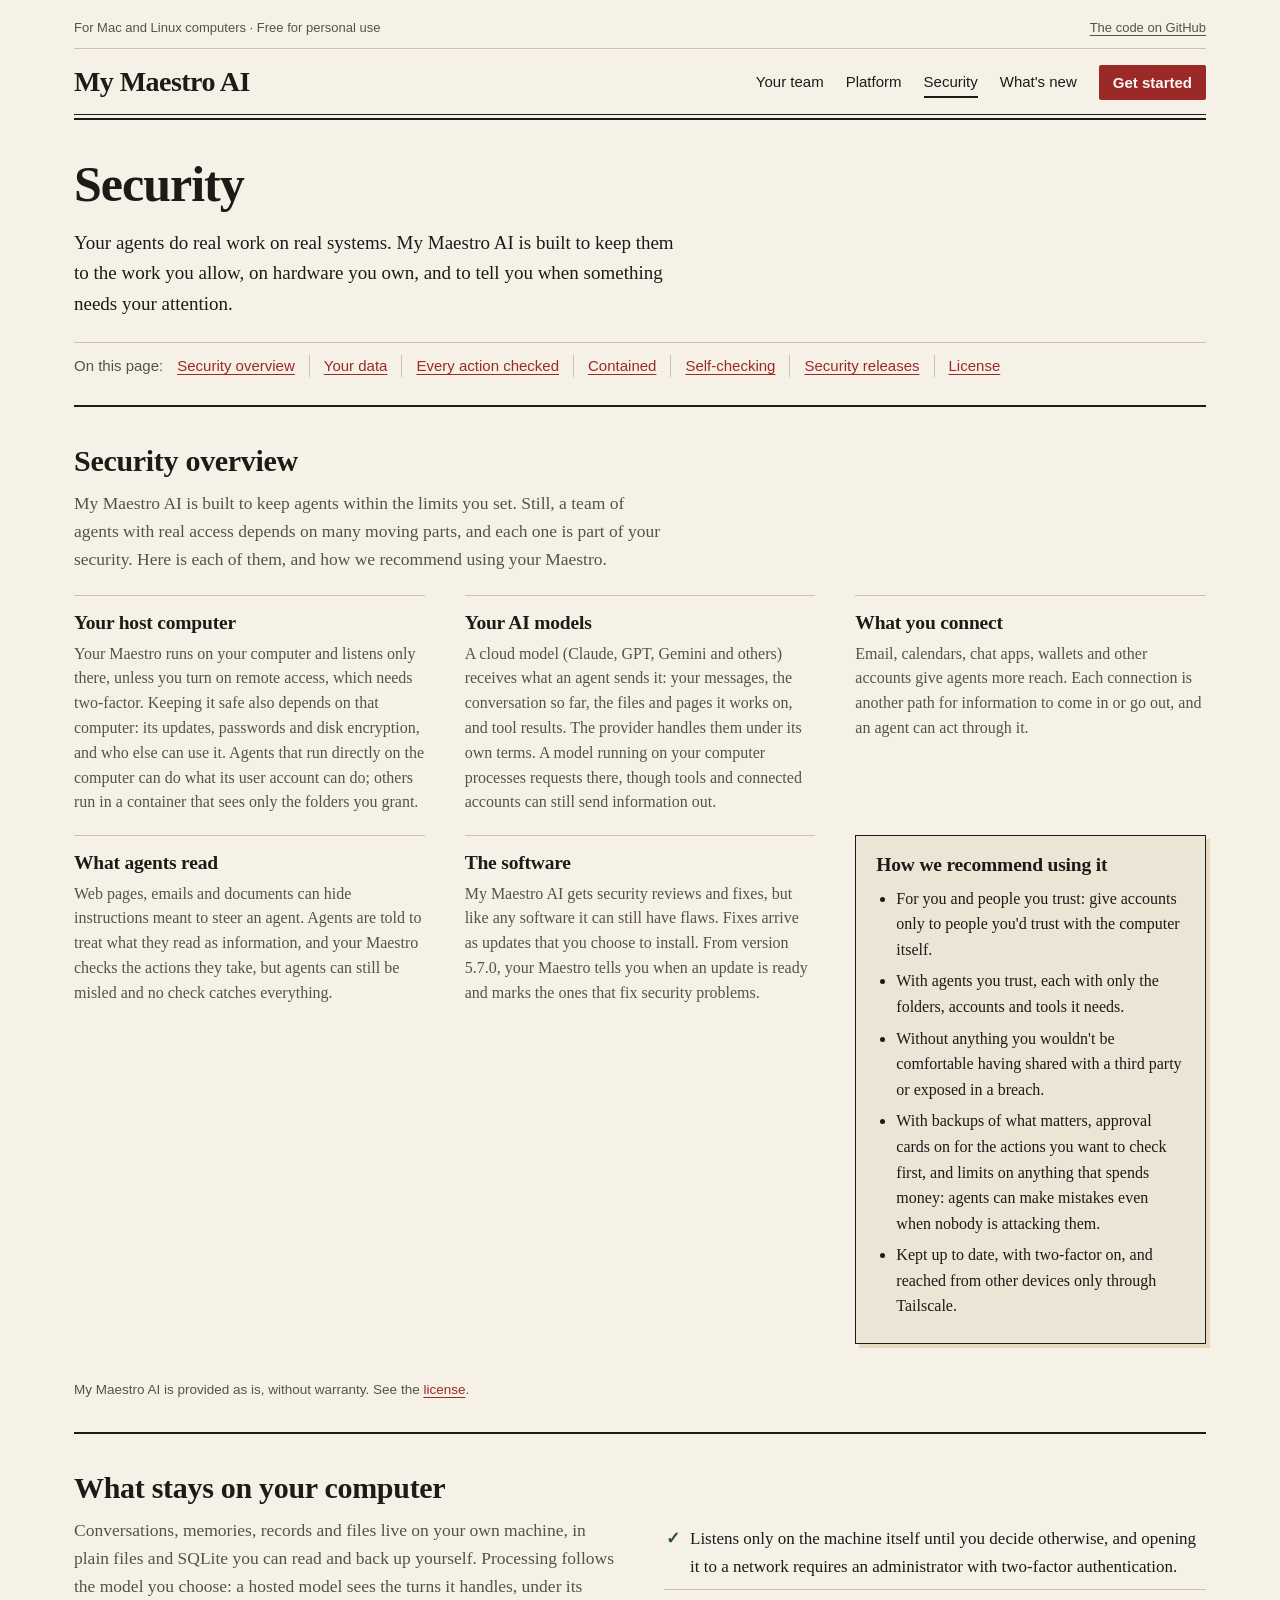
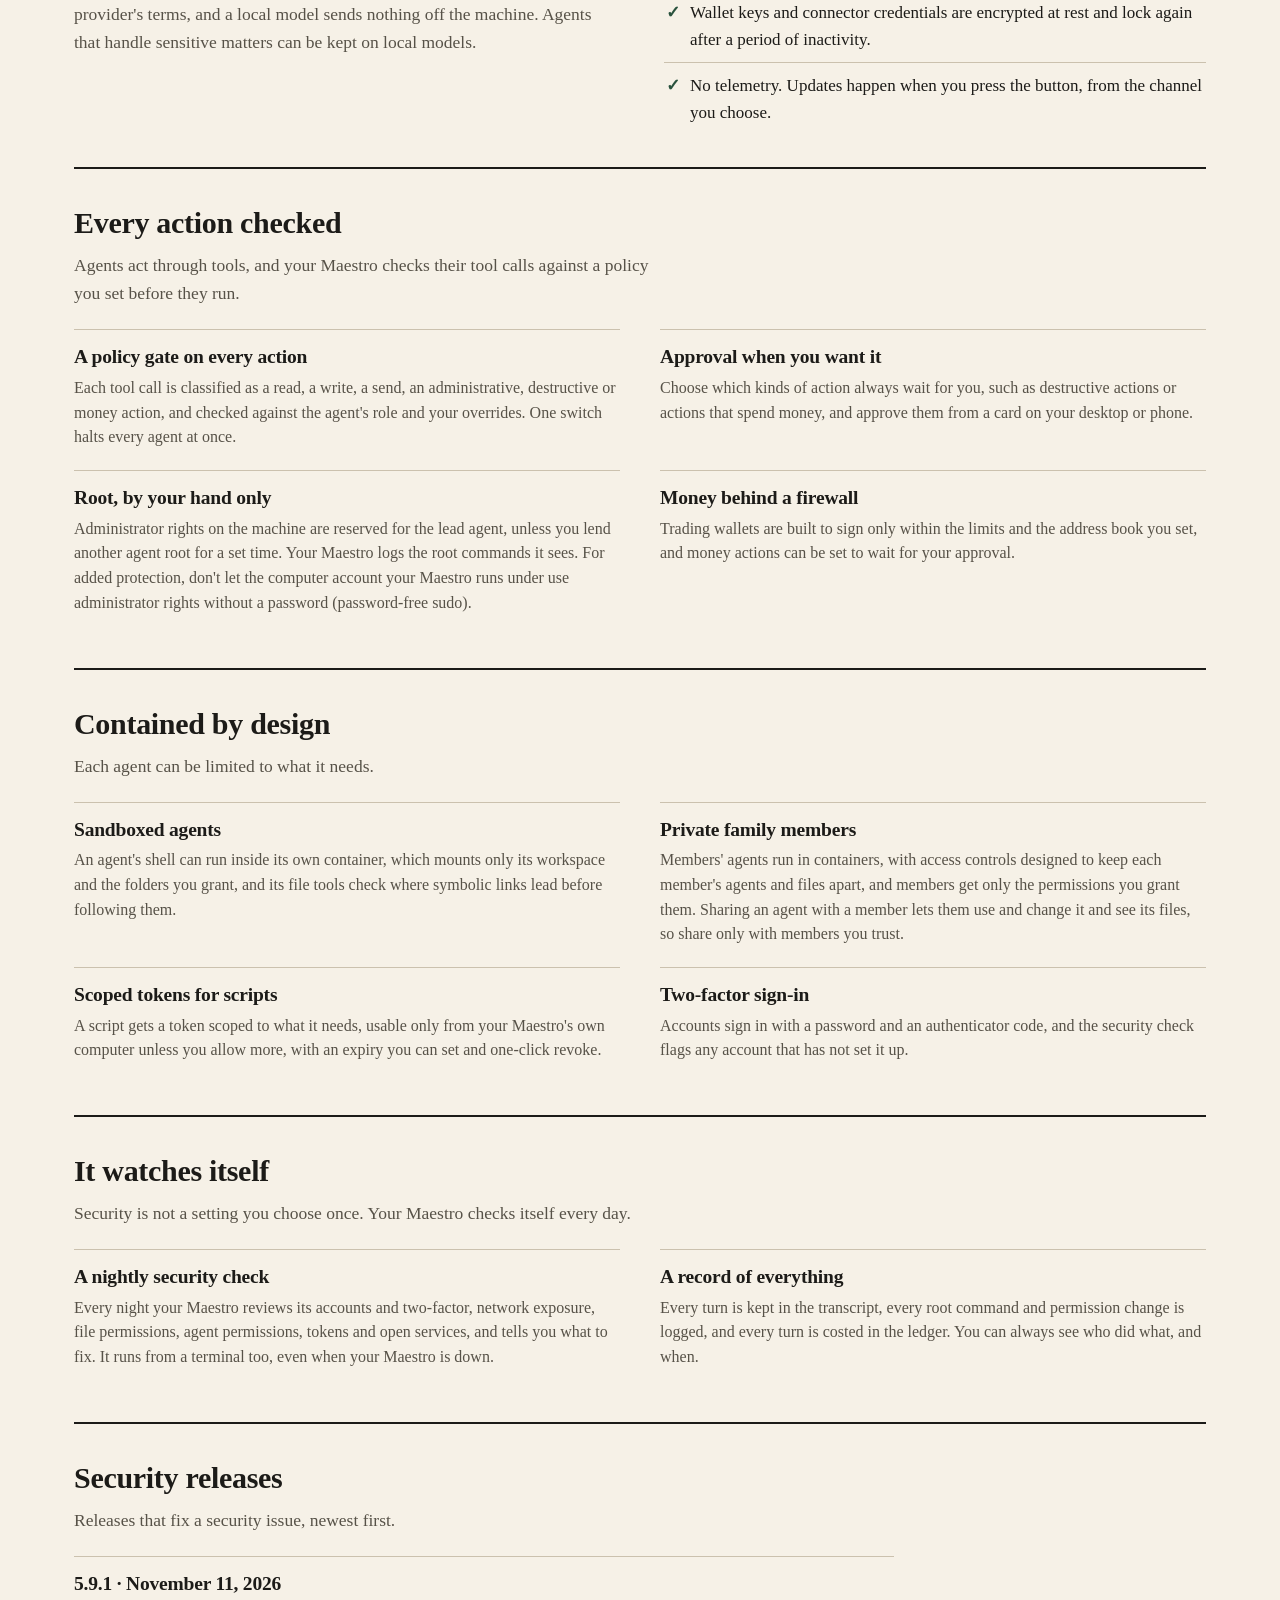
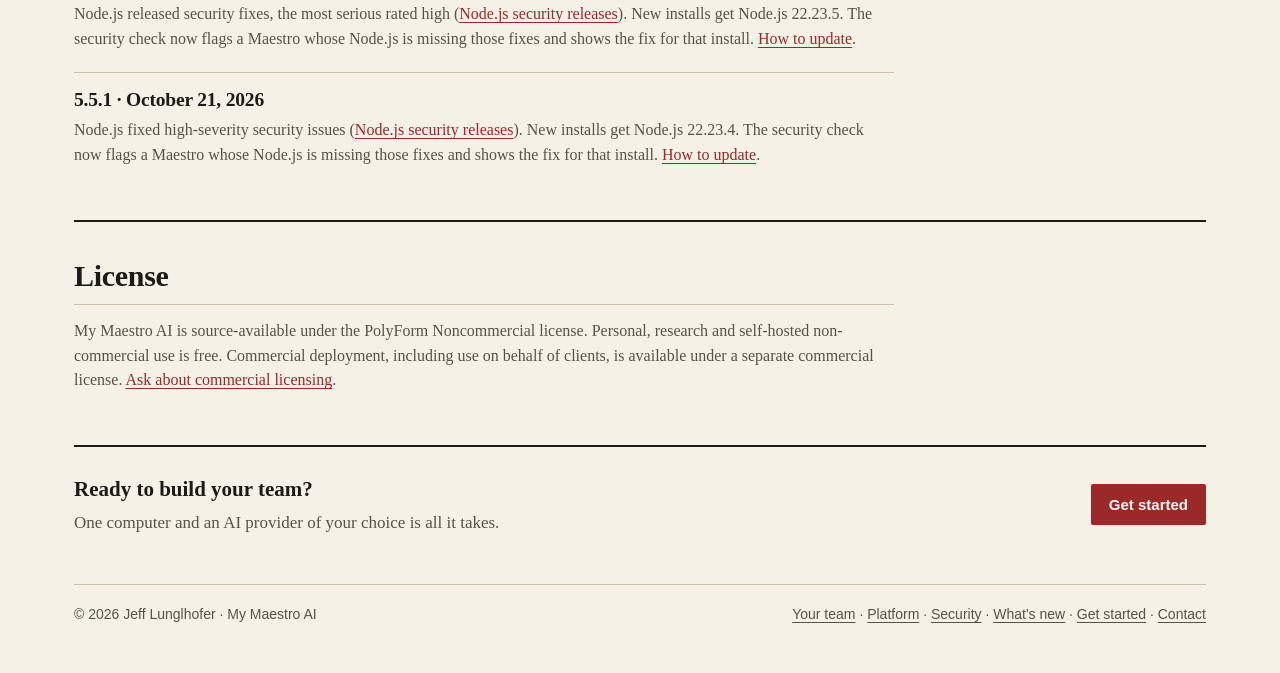
<file: security/index.html>
<!doctype html>
<html lang="en">
<head>
<meta charset="utf-8">
<meta name="viewport" content="width=device-width, initial-scale=1">
<title>Security · My Maestro AI</title>
<meta name="description" content="My Maestro AI keeps your agents' memories on your own machine, checks every action against your policy, contains agents in sandboxes, and reviews its own security every night.">
<link rel="canonical" href="https://www.mymaestroai.ai/security/">
<meta property="og:type" content="website">
<meta property="og:site_name" content="My Maestro AI">
<meta property="og:url" content="https://www.mymaestroai.ai/security/">
<meta property="og:title" content="Security · My Maestro AI">
<meta property="og:description" content="My Maestro AI keeps your agents' memories on your own machine, checks every action against your policy, contains agents in sandboxes, and reviews its own security every night.">
<meta property="og:image" content="https://www.mymaestroai.ai/og-image.png">
<meta property="og:image:type" content="image/png">
<meta property="og:image:width" content="1200">
<meta property="og:image:height" content="630">
<meta property="og:image:alt" content="My Maestro AI: a team of AI agents with lasting memory, running on your own computer.">
<meta property="og:locale" content="en_US">
<meta name="twitter:card" content="summary_large_image">
<meta name="twitter:title" content="Security · My Maestro AI">
<meta name="twitter:description" content="My Maestro AI keeps your agents' memories on your own machine, checks every action against your policy, contains agents in sandboxes, and reviews its own security every night.">
<meta name="twitter:image" content="https://www.mymaestroai.ai/og-image.png">
<meta name="twitter:image:alt" content="My Maestro AI: a team of AI agents with lasting memory, running on your own computer.">
<meta name="theme-color" content="#F6F1E7">
<link rel="apple-touch-icon" href="/hub-192.png">
<link rel="icon" href="/hub-192.png">
<link rel="stylesheet" href="/styles.css">
</head>
<body>
<header class="masthead"><div class="wrap">
  <div class="masthead-meta"><span>For Mac and Linux computers · Free for personal use</span><a href="https://github.com/mymaestroai/mymaestroai">The code on GitHub</a></div>
  <div class="masthead-bar">
    <a class="brand" href="/">My Maestro AI</a>
    <nav class="site-nav" aria-label="Main"><a href="/agents/">Your team</a><a href="/platform/">Platform</a><a href="/security/" aria-current="page">Security</a><a href="/whats-new/">What's new</a><a class="nav-cta" href="/start/">Get started</a></nav>
  </div>
  <div class="masthead-rule"></div>
</div></header>

<div class="page-hero"><div class="wrap">
  <h1>Security</h1>
  <p class="lead">Your agents do real work on real systems. My Maestro AI is built to keep them to the work you allow, on hardware you own, and to tell you when something needs your attention.</p>
  <div class="index">
    <a href="#overview">Security overview</a><a href="#data">Your data</a><a href="#actions">Every action checked</a><a href="#contained">Contained</a><a href="#watch">Self-checking</a><a href="#releases">Security releases</a><a href="#license">License</a>
  </div>
</div></div>

<div class="wrap">
  <div class="group" id="overview"><h2>Security overview</h2>
    <p class="gintro">My Maestro AI is built to keep agents within the limits you set. Still, a team of agents with real access depends on many moving parts, and each one is part of your security. Here is each of them, and how we recommend using your Maestro.</p>
    <div class="grid">
      <div class="card"><h4>Your host computer</h4><p>Your Maestro runs on your computer and listens only there, unless you turn on remote access, which needs two-factor. Keeping it safe also depends on that computer: its updates, passwords and disk encryption, and who else can use it. Agents that run directly on the computer can do what its user account can do; others run in a container that sees only the folders you grant.</p></div>
      <div class="card"><h4>Your AI models</h4><p>A cloud model (Claude, GPT, Gemini and others) receives what an agent sends it: your messages, the conversation so far, the files and pages it works on, and tool results. The provider handles them under its own terms. A model running on your computer processes requests there, though tools and connected accounts can still send information out.</p></div>
      <div class="card"><h4>What you connect</h4><p>Email, calendars, chat apps, wallets and other accounts give agents more reach. Each connection is another path for information to come in or go out, and an agent can act through it.</p></div>
      <div class="card"><h4>What agents read</h4><p>Web pages, emails and documents can hide instructions meant to steer an agent. Agents are told to treat what they read as information, and your Maestro checks the actions they take, but agents can still be misled and no check catches everything.</p></div>
      <div class="card"><h4>The software</h4><p>My Maestro AI gets security reviews and fixes, but like any software it can still have flaws. Fixes arrive as updates that you choose to install. From version 5.7.0, your Maestro tells you when an update is ready and marks the ones that fix security problems.</p></div>
      <div class="card rec-card"><h4>How we recommend using it</h4><ul>
        <li>For you and people you trust: give accounts only to people you'd trust with the computer itself.</li>
        <li>With agents you trust, each with only the folders, accounts and tools it needs.</li>
        <li>Without anything you wouldn't be comfortable having shared with a third party or exposed in a breach.</li>
        <li>With backups of what matters, approval cards on for the actions you want to check first, and limits on anything that spends money: agents can make mistakes even when nobody is attacking them.</li>
        <li>Kept up to date, with two-factor on, and reached from other devices only through Tailscale.</li></ul></div>
    </div>
    <p class="fine">My Maestro AI is provided as is, without warranty. See the <a href="#license">license</a>.</p>
  </div>

  <div class="group" id="data"><h2>What stays on your computer</h2>
    <div class="two even">
      <p class="gintro">Conversations, memories, records and files live on your own machine, in plain files and SQLite you can read and back up yourself. Processing follows the model you choose: a hosted model sees the turns it handles, under its provider's terms, and a local model sends nothing off the machine. Agents that handle sensitive matters can be kept on local models.</p>
      <ul class="check">
        <li>Listens only on the machine itself until you decide otherwise, and opening it to a network requires an administrator with two-factor authentication.</li>
        <li>Wallet keys and connector credentials are encrypted at rest and lock again after a period of inactivity.</li>
        <li>No telemetry. Updates happen when you press the button, from the channel you choose.</li>
      </ul>
    </div>
  </div>

  <div class="group" id="actions"><h2>Every action checked</h2>
    <p class="gintro">Agents act through tools, and your Maestro checks their tool calls against a policy you set before they run.</p>
    <div class="grid g4">
      <div class="card"><h4>A policy gate on every action</h4><p>Each tool call is classified as a read, a write, a send, an administrative, destructive or money action, and checked against the agent's role and your overrides. One switch halts every agent at once.</p></div>
      <div class="card"><h4>Approval when you want it</h4><p>Choose which kinds of action always wait for you, such as destructive actions or actions that spend money, and approve them from a card on your desktop or phone.</p></div>
      <div class="card"><h4>Root, by your hand only</h4><p>Administrator rights on the machine are reserved for the lead agent, unless you lend another agent root for a set time. Your Maestro logs the root commands it sees. For added protection, don't let the computer account your Maestro runs under use administrator rights without a password (password-free sudo).</p></div>
      <div class="card"><h4>Money behind a firewall</h4><p>Trading wallets are built to sign only within the limits and the address book you set, and money actions can be set to wait for your approval.</p></div>
    </div>
  </div>

  <div class="group" id="contained"><h2>Contained by design</h2>
    <p class="gintro">Each agent can be limited to what it needs.</p>
    <div class="grid g4">
      <div class="card"><h4>Sandboxed agents</h4><p>An agent's shell can run inside its own container, which mounts only its workspace and the folders you grant, and its file tools check where symbolic links lead before following them.</p></div>
      <div class="card"><h4>Private family members</h4><p>Members' agents run in containers, with access controls designed to keep each member's agents and files apart, and members get only the permissions you grant them. Sharing an agent with a member lets them use and change it and see its files, so share only with members you trust.</p></div>
      <div class="card"><h4>Scoped tokens for scripts</h4><p>A script gets a token scoped to what it needs, usable only from your Maestro's own computer unless you allow more, with an expiry you can set and one-click revoke.</p></div>
      <div class="card"><h4>Two-factor sign-in</h4><p>Accounts sign in with a password and an authenticator code, and the security check flags any account that has not set it up.</p></div>
    </div>
  </div>

  <div class="group" id="watch"><h2>It watches itself</h2>
    <p class="gintro">Security is not a setting you choose once. Your Maestro checks itself every day.</p>
    <div class="grid g2">
      <div class="card"><h4>A nightly security check</h4><p>Every night your Maestro reviews its accounts and two-factor, network exposure, file permissions, agent permissions, tokens and open services, and tells you what to fix. It runs from a terminal too, even when your Maestro is down.</p></div>
      <div class="card"><h4>A record of everything</h4><p>Every turn is kept in the transcript, every root command and permission change is logged, and every turn is costed in the ledger. You can always see who did what, and when.</p></div>
    </div>
  </div>

  <div class="group" id="releases"><h2>Security releases</h2>
    <p class="gintro">Releases that fix a security issue, newest first.</p>
    <div class="card"><h4>5.9.1 · November 11, 2026</h4><p>Node.js released security fixes, the most serious rated high (<a href="https://nodejs.org/en/blog/vulnerability/november-2026-security-releases">Node.js security releases</a>). New installs get Node.js 22.23.5. The security check now flags a Maestro whose Node.js is missing those fixes and shows the fix for that install. <a href="/start/#update">How to update</a>.</p></div>
    <div class="card"><h4>5.5.1 · October 21, 2026</h4><p>Node.js fixed high-severity security issues (<a href="https://nodejs.org/en/blog/vulnerability/october-2026-security-releases">Node.js security releases</a>). New installs get Node.js 22.23.4. The security check now flags a Maestro whose Node.js is missing those fixes and shows the fix for that install. <a href="/start/#update">How to update</a>.</p></div>
  </div>

  <div class="group" id="license"><h2>License</h2>
    <div class="card">
      <p>My Maestro AI is source-available under the PolyForm Noncommercial license. Personal, research and self-hosted non-commercial use is free. Commercial deployment, including use on behalf of clients, is available under a separate commercial license. <a href="mailto:jeff@lunglhofer.com">Ask about commercial licensing</a>.</p>
    </div>
  </div>

  <div class="next"><div><strong>Ready to build your team?</strong><p>One computer and an AI provider of your choice is all it takes.</p></div><a class="cta" href="/start/">Get started</a></div>
</div>

<footer><div class="wrap">
  <div>© 2026 Jeff Lunglhofer · My Maestro AI</div>
  <div><a href="/agents/">Your team</a> · <a href="/platform/">Platform</a> · <a href="/security/">Security</a> · <a href="/whats-new/">What's new</a> · <a href="/start/">Get started</a> · <a href="mailto:jeff@lunglhofer.com">Contact</a></div>
</div></footer>
</body>
</html>
</file>
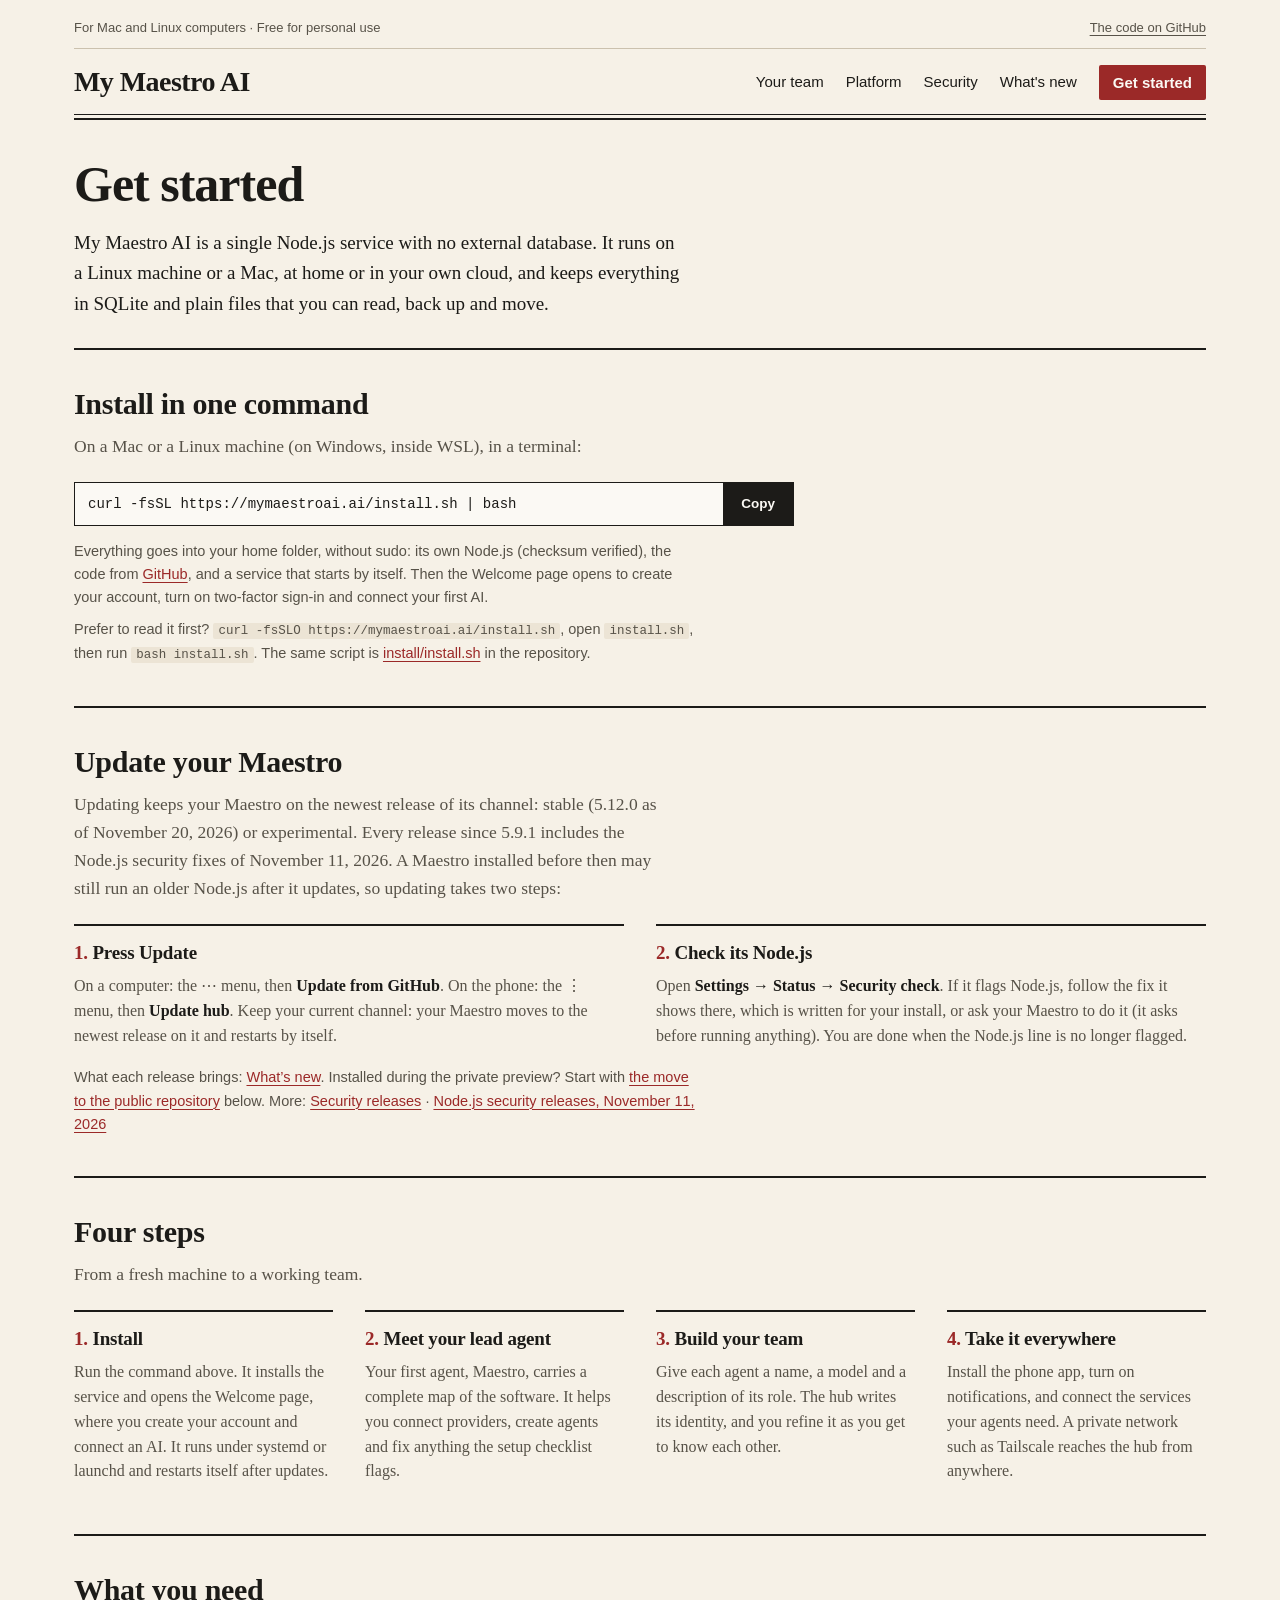
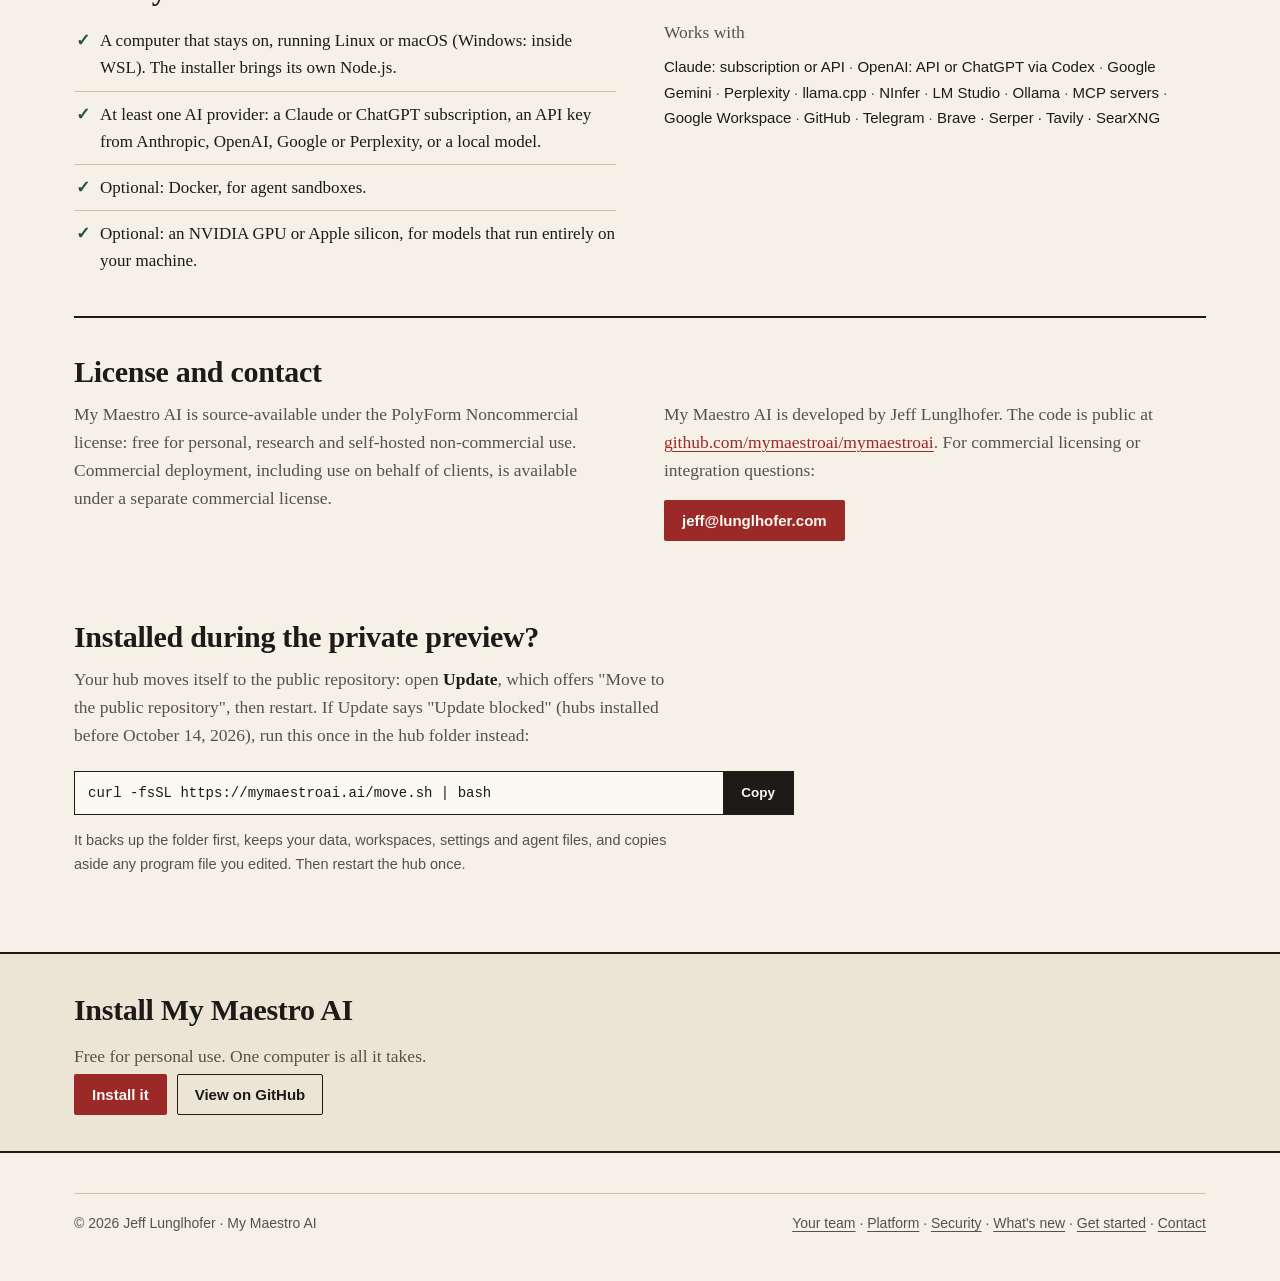
<file: start/index.html>
<!doctype html>
<html lang="en">
<head>
<meta charset="utf-8">
<meta name="viewport" content="width=device-width, initial-scale=1">
<title>Get started · My Maestro AI</title>
<meta name="description" content="Install My Maestro AI on a Mac or a Linux machine with one command, connect an AI provider, and meet your first agent. The code is public on GitHub.">
<link rel="canonical" href="https://www.mymaestroai.ai/start/">
<meta property="og:type" content="website">
<meta property="og:site_name" content="My Maestro AI">
<meta property="og:url" content="https://www.mymaestroai.ai/start/">
<meta property="og:title" content="Get started · My Maestro AI">
<meta property="og:description" content="Install My Maestro AI on a Mac or a Linux machine with one command, connect an AI provider, and meet your first agent. The code is public on GitHub.">
<meta property="og:image" content="https://www.mymaestroai.ai/og-image.png">
<meta property="og:image:type" content="image/png">
<meta property="og:image:width" content="1200">
<meta property="og:image:height" content="630">
<meta property="og:image:alt" content="My Maestro AI: a team of AI agents with lasting memory, running on your own computer.">
<meta property="og:locale" content="en_US">
<meta name="twitter:card" content="summary_large_image">
<meta name="twitter:title" content="Get started · My Maestro AI">
<meta name="twitter:description" content="Install My Maestro AI on a Mac or a Linux machine with one command, connect an AI provider, and meet your first agent. The code is public on GitHub.">
<meta name="twitter:image" content="https://www.mymaestroai.ai/og-image.png">
<meta name="twitter:image:alt" content="My Maestro AI: a team of AI agents with lasting memory, running on your own computer.">
<meta name="theme-color" content="#F6F1E7">
<link rel="apple-touch-icon" href="/hub-192.png">
<link rel="icon" href="/hub-192.png">
<link rel="stylesheet" href="/styles.css">
</head>
<body>
<header class="masthead"><div class="wrap">
  <div class="masthead-meta"><span>For Mac and Linux computers · Free for personal use</span><a href="https://github.com/mymaestroai/mymaestroai">The code on GitHub</a></div>
  <div class="masthead-bar">
    <a class="brand" href="/">My Maestro AI</a>
    <nav class="site-nav" aria-label="Main"><a href="/agents/">Your team</a><a href="/platform/">Platform</a><a href="/security/">Security</a><a href="/whats-new/">What's new</a><a class="nav-cta" href="/start/" aria-current="page">Get started</a></nav>
  </div>
  <div class="masthead-rule"></div>
</div></header>

<div class="page-hero"><div class="wrap">
  <h1>Get started</h1>
  <p class="lead">My Maestro AI is a single Node.js service with no external database. It runs on a Linux machine or a Mac, at home or in your own cloud, and keeps everything in SQLite and plain files that you can read, back up and move.</p>
</div></div>

<div class="wrap">
  <div class="group" id="install"><h2>Install in one command</h2>
    <p class="gintro">On a Mac or a Linux machine (on Windows, inside WSL), in a terminal:</p>
    <div class="cmdbox"><code id="install-cmd">curl -fsSL https://mymaestroai.ai/install.sh | bash</code><button type="button" onclick="navigator.clipboard.writeText(document.getElementById('install-cmd').textContent).then(()=>{this.textContent='Copied'})">Copy</button></div>
    <p class="small-note">Everything goes into your home folder, without sudo: its own Node.js (checksum verified), the code from <a href="https://github.com/mymaestroai/mymaestroai">GitHub</a>, and a service that starts by itself. Then the Welcome page opens to create your account, turn on two-factor sign-in and connect your first AI.</p>
    <p class="small-note">Prefer to read it first? <code>curl -fsSLO https://mymaestroai.ai/install.sh</code>, open <code>install.sh</code>, then run <code>bash install.sh</code>. The same script is <a href="https://github.com/mymaestroai/mymaestroai/blob/main/install/install.sh">install/install.sh</a> in the repository.</p>
  </div>
  <div class="group" id="update"><h2>Update your Maestro</h2>
    <p class="gintro">Updating keeps your Maestro on the newest release of its channel: stable (5.12.0 as of November 20, 2026) or experimental. Every release since 5.9.1 includes the Node.js security fixes of November 11, 2026. A Maestro installed before then may still run an older Node.js after it updates, so updating takes two steps:</p>
    <div class="steps s2">
      <div class="step"><h4>Press Update</h4><p>On a computer: the ⋯ menu, then <b>Update from GitHub</b>. On the phone: the ⋮ menu, then <b>Update hub</b>. Keep your current channel: your Maestro moves to the newest release on it and restarts by itself.</p></div>
      <div class="step"><h4>Check its Node.js</h4><p>Open <b>Settings → Status → Security check</b>. If it flags Node.js, follow the fix it shows there, which is written for your install, or ask your Maestro to do it (it asks before running anything). You are done when the Node.js line is no longer flagged.</p></div>
    </div>
    <p class="small-note">What each release brings: <a href="/whats-new/">What&rsquo;s new</a>. Installed during the private preview? Start with <a href="#preview">the move to the public repository</a> below. More: <a href="/security/#releases">Security releases</a> · <a href="https://nodejs.org/en/blog/vulnerability/november-2026-security-releases">Node.js security releases, November 11, 2026</a></p>
  </div>
  <div class="group"><h2>Four steps</h2>
    <p class="gintro">From a fresh machine to a working team.</p>
    <div class="steps">
      <div class="step"><h4>Install</h4><p>Run the command above. It installs the service and opens the Welcome page, where you create your account and connect an AI. It runs under systemd or launchd and restarts itself after updates.</p></div>
      <div class="step"><h4>Meet your lead agent</h4><p>Your first agent, Maestro, carries a complete map of the software. It helps you connect providers, create agents and fix anything the setup checklist flags.</p></div>
      <div class="step"><h4>Build your team</h4><p>Give each agent a name, a model and a description of its role. The hub writes its identity, and you refine it as you get to know each other.</p></div>
      <div class="step"><h4>Take it everywhere</h4><p>Install the phone app, turn on notifications, and connect the services your agents need. A private network such as Tailscale reaches the hub from anywhere.</p></div>
    </div>
  </div>

  <div class="group"><h2>What you need</h2>
    <div class="two even">
      <ul class="check">
        <li>A computer that stays on, running Linux or macOS (Windows: inside WSL). The installer brings its own Node.js.</li>
        <li>At least one AI provider: a Claude or ChatGPT subscription, an API key from Anthropic, OpenAI, Google or Perplexity, or a local model.</li>
        <li>Optional: Docker, for agent sandboxes.</li>
        <li>Optional: an NVIDIA GPU or Apple silicon, for models that run entirely on your machine.</li>
      </ul>
      <div>
        <p class="gintro" style="margin-bottom:8px">Works with</p>
        <div class="providers"><span>Claude: subscription or API</span><span>OpenAI: API or ChatGPT via Codex</span><span>Google Gemini</span><span>Perplexity</span><span>llama.cpp</span><span>NInfer</span><span>LM Studio</span><span>Ollama</span><span>MCP servers</span><span>Google Workspace</span><span>GitHub</span><span>Telegram</span><span>Brave · Serper · Tavily · SearXNG</span></div>
      </div>
    </div>
  </div>

  <div class="group"><h2>License and contact</h2>
    <div class="two even">
      <p class="gintro">My Maestro AI is source-available under the PolyForm Noncommercial license: free for personal, research and self-hosted non-commercial use. Commercial deployment, including use on behalf of clients, is available under a separate commercial license.</p>
      <div>
        <p class="gintro" style="margin-bottom:16px">My Maestro AI is developed by Jeff Lunglhofer. The code is public at <a href="https://github.com/mymaestroai/mymaestroai">github.com/mymaestroai/mymaestroai</a>. For commercial licensing or integration questions:</p>
        <a class="cta" href="mailto:jeff@lunglhofer.com">jeff@lunglhofer.com</a>
      </div>
    </div>
  </div>
</div>

<div class="wrap">
  <div class="group" id="preview"><h2>Installed during the private preview?</h2>
    <p class="gintro">Your hub moves itself to the public repository: open <b>Update</b>, which offers "Move to the public repository", then restart. If Update says "Update blocked" (hubs installed before October 14, 2026), run this once in the hub folder instead:</p>
    <div class="cmdbox"><code id="move-cmd">curl -fsSL https://mymaestroai.ai/move.sh | bash</code><button type="button" onclick="navigator.clipboard.writeText(document.getElementById('move-cmd').textContent).then(()=>{this.textContent='Copied'})">Copy</button></div>
    <p class="small-note">It backs up the folder first, keeps your data, workspaces, settings and agent files, and copies aside any program file you edited. Then restart the hub once.</p>
  </div>
</div>
<section class="band"><div class="wrap">
  <h2>Install My Maestro AI</h2>
  <p class="sub">Free for personal use. One computer is all it takes.</p>
  <a class="cta" href="#install">Install it</a><a class="cta alt" href="https://github.com/mymaestroai/mymaestroai">View on GitHub</a>
</div></section>

<footer><div class="wrap">
  <div>© 2026 Jeff Lunglhofer · My Maestro AI</div>
  <div><a href="/agents/">Your team</a> · <a href="/platform/">Platform</a> · <a href="/security/">Security</a> · <a href="/whats-new/">What's new</a> · <a href="/start/">Get started</a> · <a href="mailto:jeff@lunglhofer.com">Contact</a></div>
</div></footer>
</body>
</html>
</file>
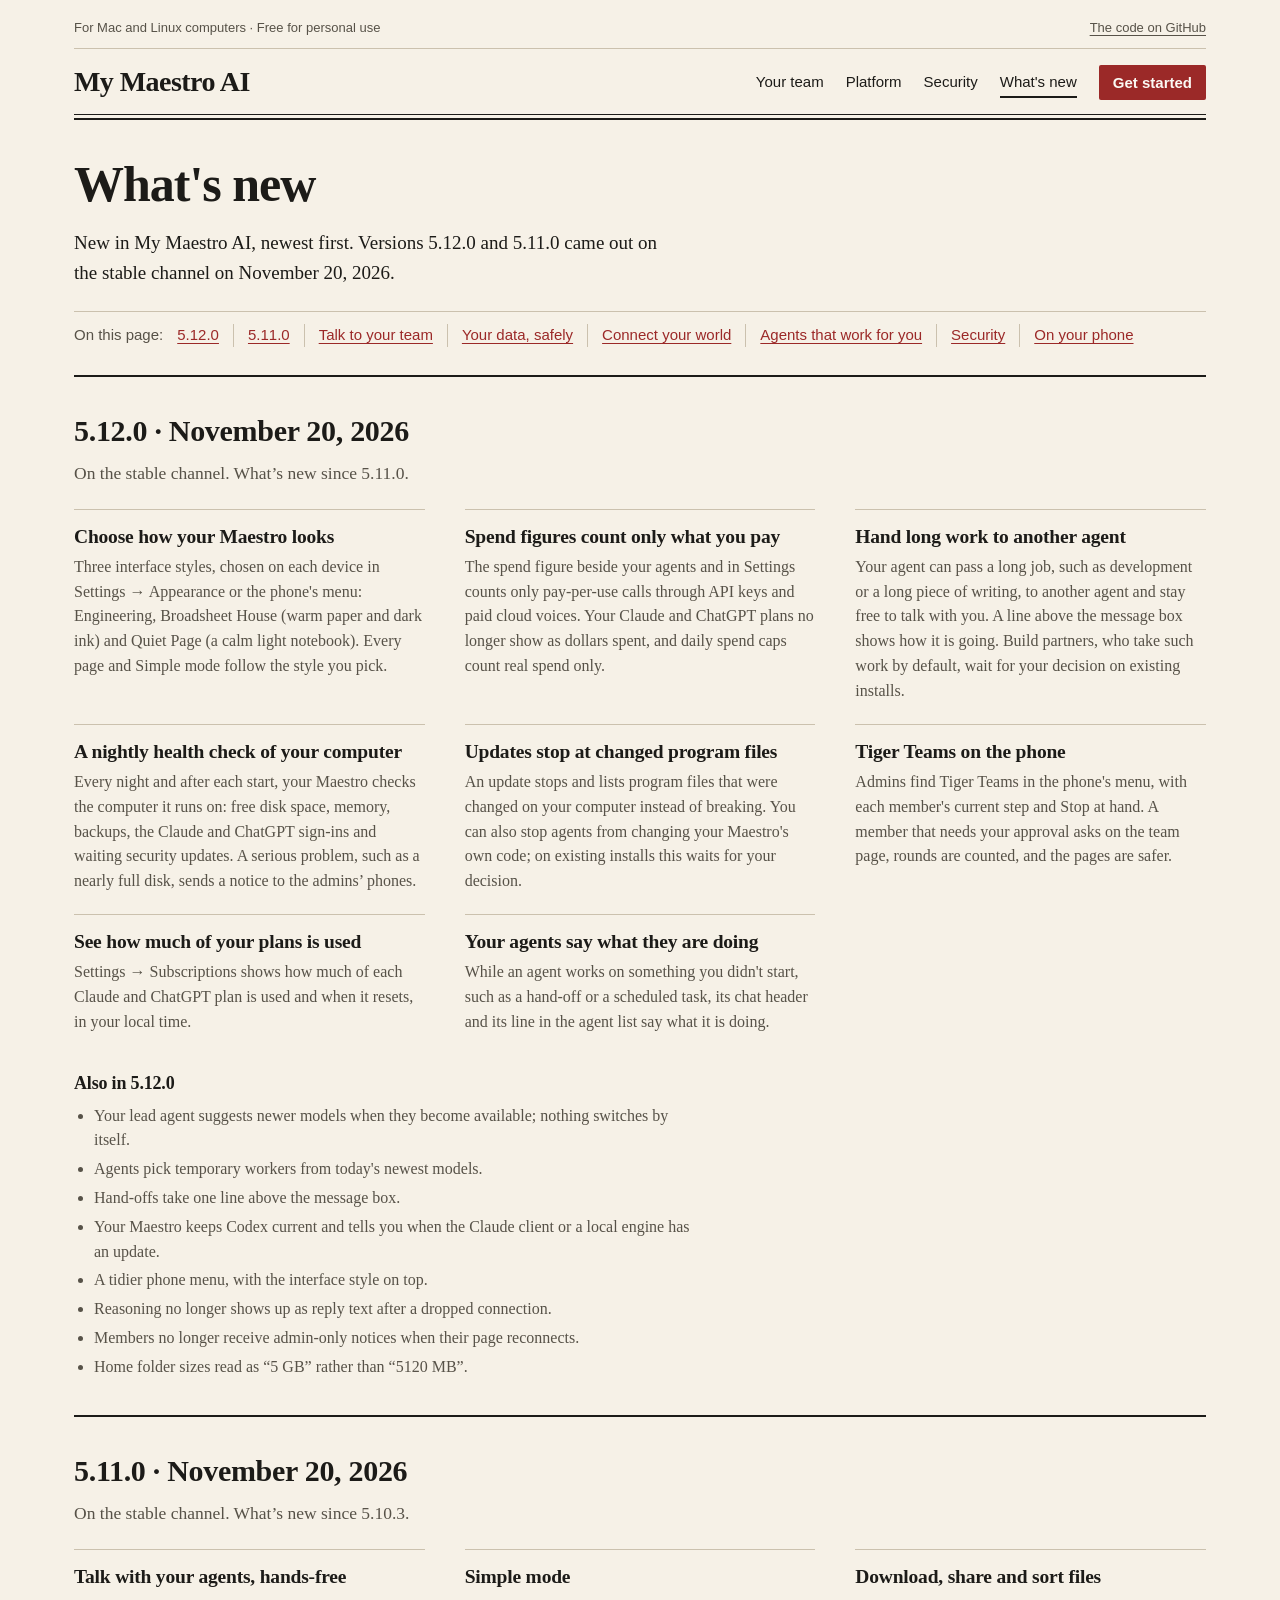
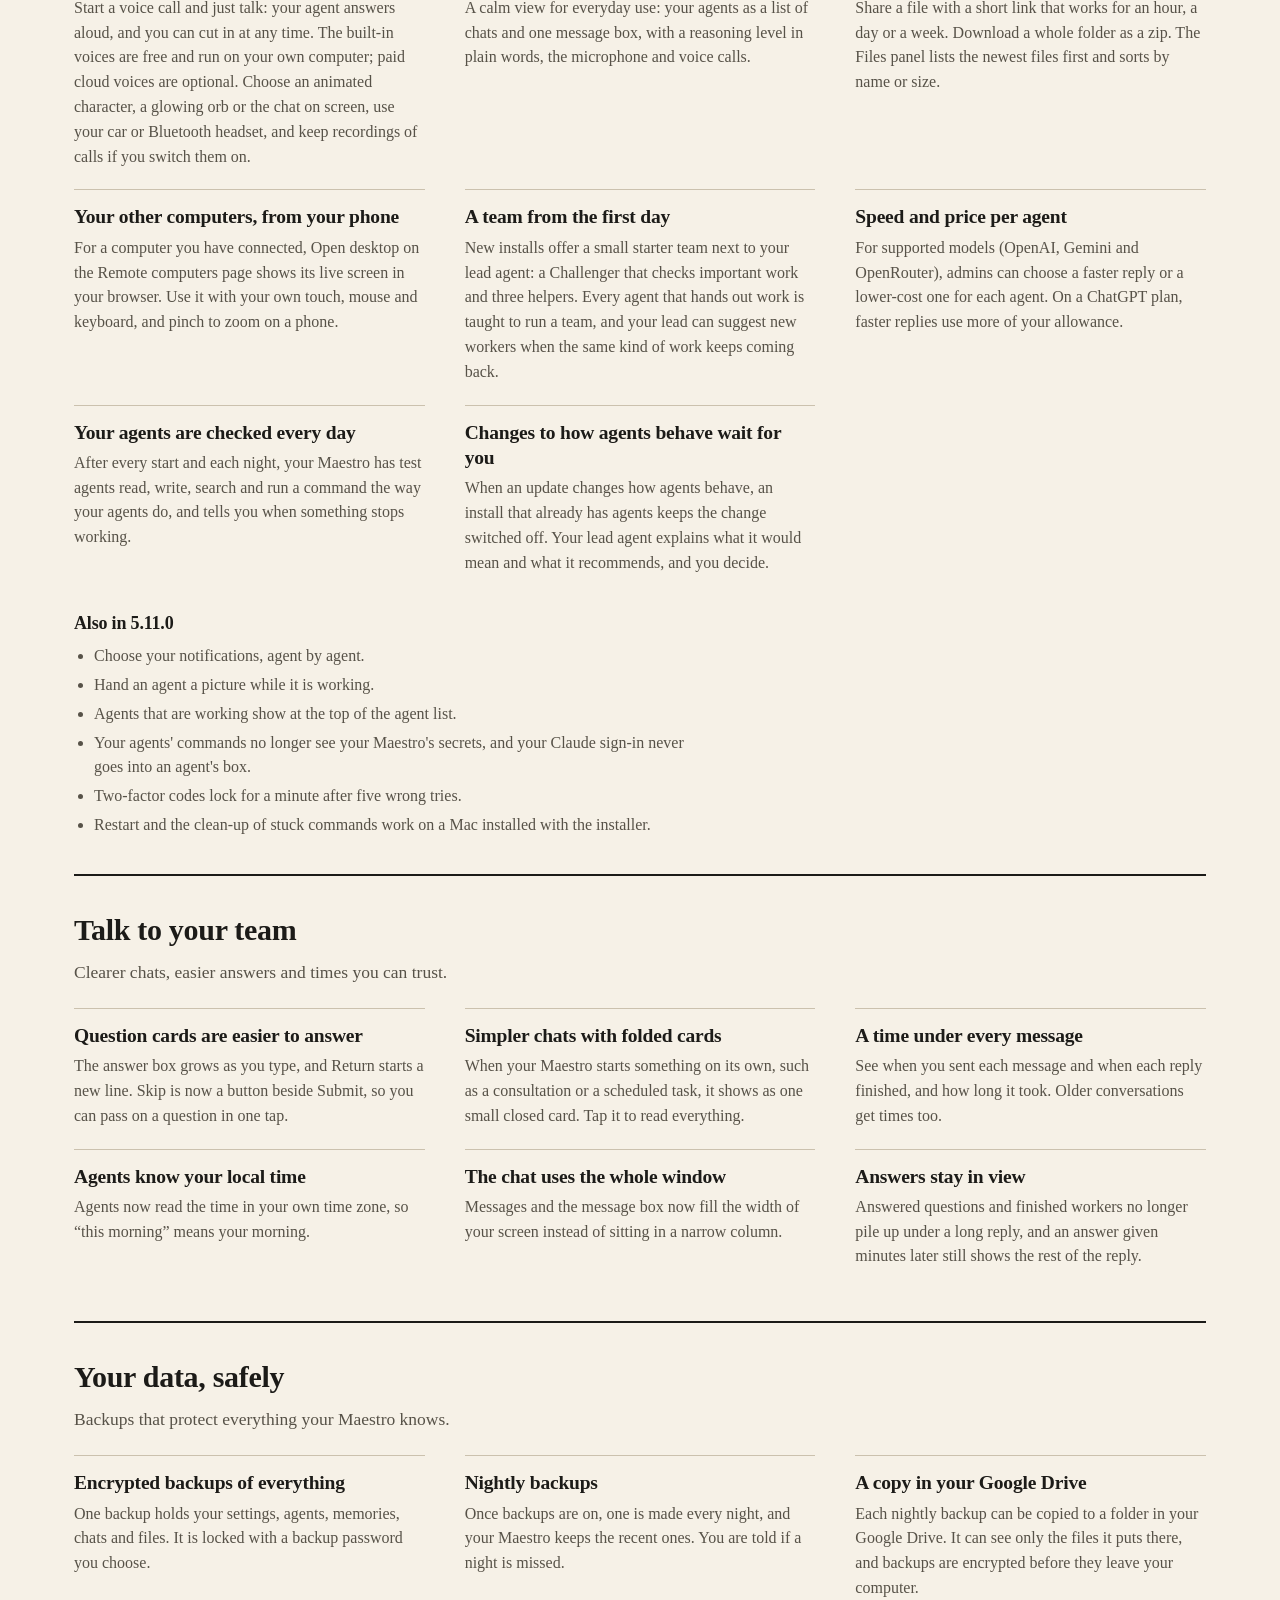
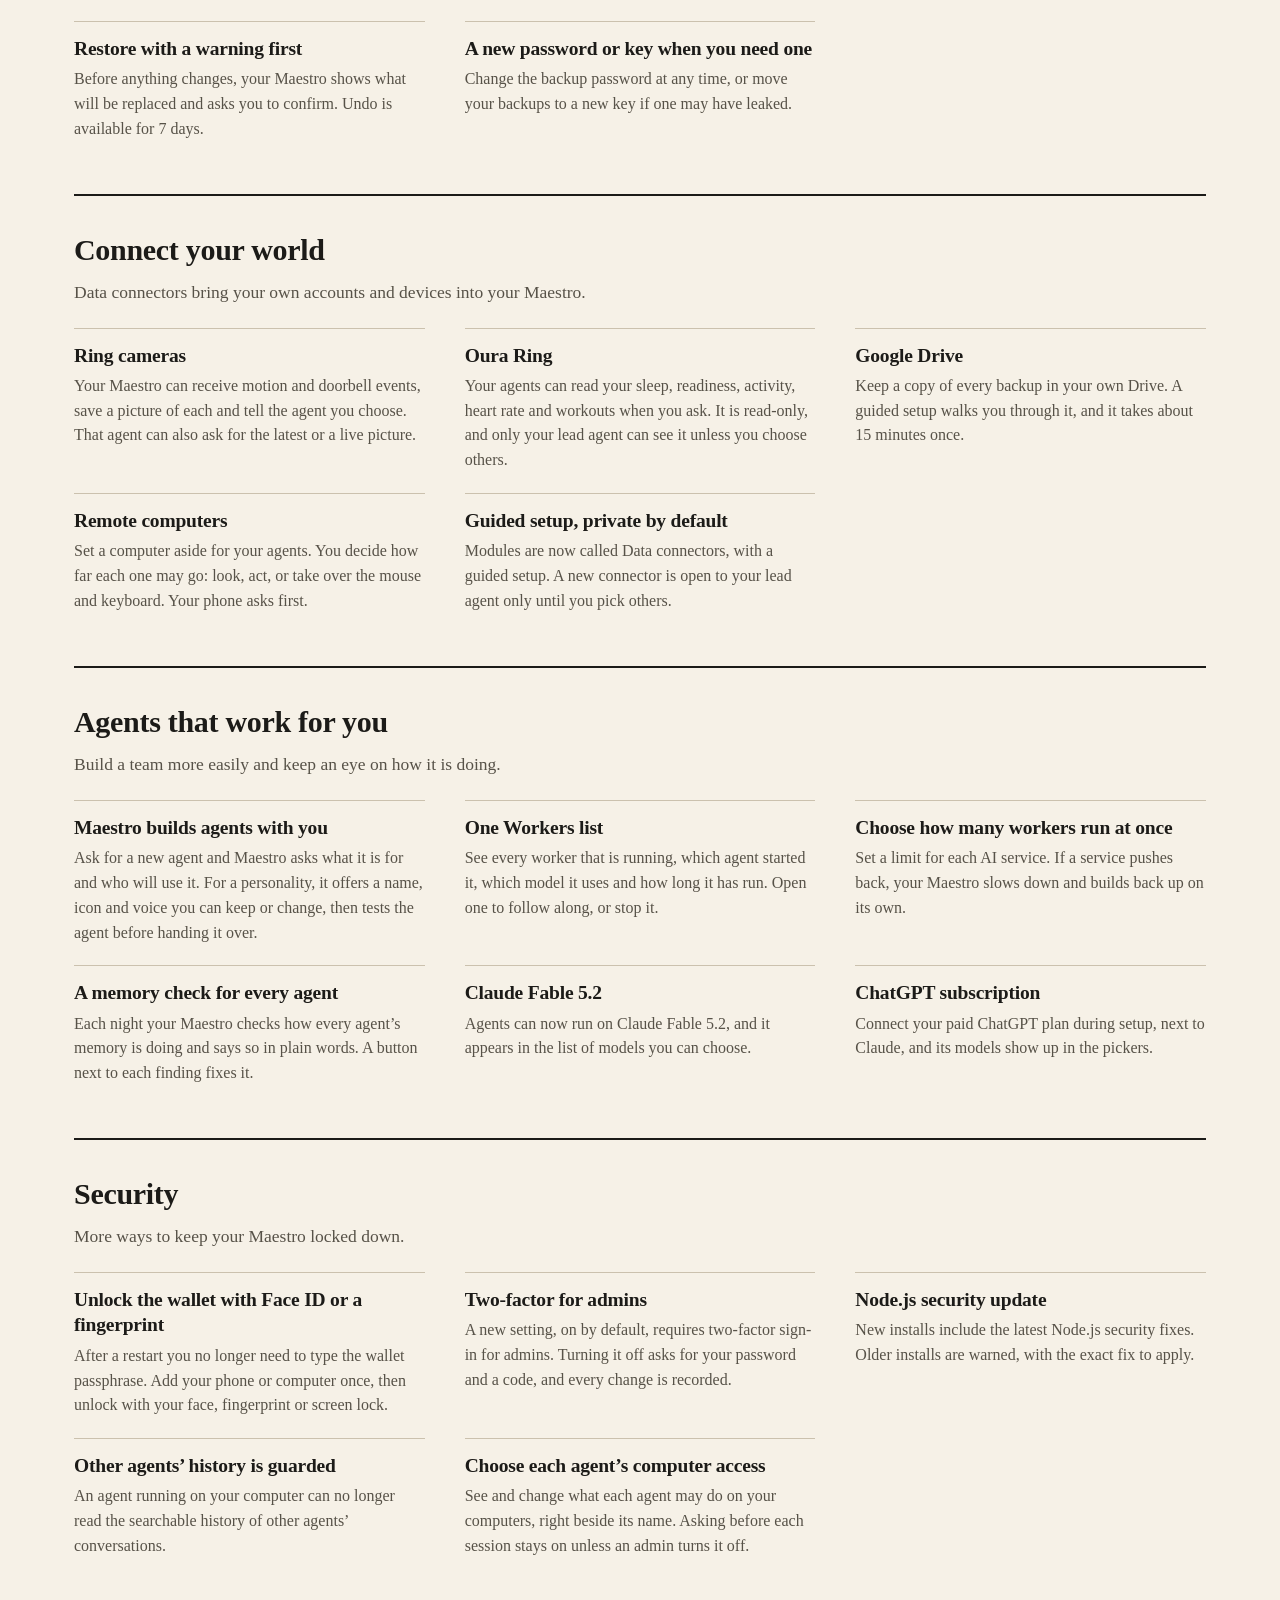
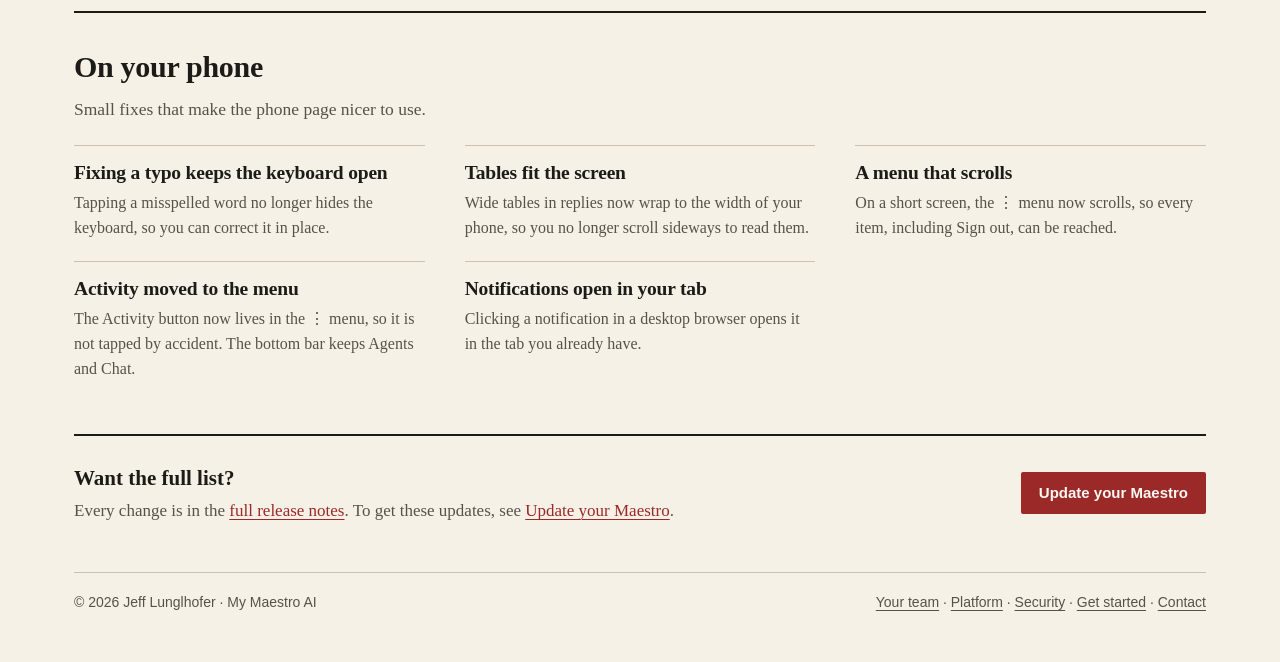
<file: whats-new/index.html>
<!doctype html>
<html lang="en">
<head>
<meta charset="utf-8">
<meta name="viewport" content="width=device-width, initial-scale=1">
<title>What's new · My Maestro AI</title>
<meta name="description" content="New in My Maestro AI over the last two weeks: easier chats, encrypted backups, new data connectors, better agent tools and more security.">
<link rel="canonical" href="https://www.mymaestroai.ai/whats-new/">
<meta property="og:type" content="website">
<meta property="og:site_name" content="My Maestro AI">
<meta property="og:url" content="https://www.mymaestroai.ai/whats-new/">
<meta property="og:title" content="What's new · My Maestro AI">
<meta property="og:description" content="New in My Maestro AI over the last two weeks: easier chats, encrypted backups, new data connectors, better agent tools and more security.">
<meta property="og:image" content="https://www.mymaestroai.ai/og-image.png">
<meta property="og:image:type" content="image/png">
<meta property="og:image:width" content="1200">
<meta property="og:image:height" content="630">
<meta property="og:image:alt" content="My Maestro AI: a team of AI agents with lasting memory, running on your own computer.">
<meta property="og:locale" content="en_US">
<meta name="twitter:card" content="summary_large_image">
<meta name="twitter:title" content="What's new · My Maestro AI">
<meta name="twitter:description" content="New in My Maestro AI over the last two weeks: easier chats, encrypted backups, new data connectors, better agent tools and more security.">
<meta name="twitter:image" content="https://www.mymaestroai.ai/og-image.png">
<meta name="twitter:image:alt" content="My Maestro AI: a team of AI agents with lasting memory, running on your own computer.">
<meta name="theme-color" content="#F6F1E7">
<link rel="apple-touch-icon" href="/hub-192.png">
<link rel="icon" href="/hub-192.png">
<link rel="stylesheet" href="/styles.css">
</head>
<body>
<header class="masthead"><div class="wrap">
  <div class="masthead-meta"><span>For Mac and Linux computers · Free for personal use</span><a href="https://github.com/mymaestroai/mymaestroai">The code on GitHub</a></div>
  <div class="masthead-bar">
    <a class="brand" href="/">My Maestro AI</a>
    <nav class="site-nav" aria-label="Main"><a href="/agents/">Your team</a><a href="/platform/">Platform</a><a href="/security/">Security</a><a href="/whats-new/" aria-current="page">What's new</a><a class="nav-cta" href="/start/">Get started</a></nav>
  </div>
  <div class="masthead-rule"></div>
</div></header>

<div class="page-hero"><div class="wrap">
  <h1>What's new</h1>
  <p class="lead">New in My Maestro AI, newest first. Versions 5.12.0 and 5.11.0 came out on the stable channel on November 20, 2026.</p>
  <div class="index">
    <a href="#v5-12-0">5.12.0</a><a href="#v5-11-0">5.11.0</a><a href="#talk">Talk to your team</a><a href="#data">Your data, safely</a><a href="#connect">Connect your world</a><a href="#agents">Agents that work for you</a><a href="#security">Security</a><a href="#phone">On your phone</a>
  </div>
</div></div>

<div class="wrap">
  <div class="group" id="v5-12-0"><h2>5.12.0 · November 20, 2026</h2>
    <p class="gintro">On the stable channel. What&rsquo;s new since 5.11.0.</p>
    <div class="grid">
      <div class="card"><h4>Choose how your Maestro looks</h4><p>Three interface styles, chosen on each device in Settings → Appearance or the phone's menu: Engineering, Broadsheet House (warm paper and dark ink) and Quiet Page (a calm light notebook). Every page and Simple mode follow the style you pick.</p></div>
      <div class="card"><h4>Spend figures count only what you pay</h4><p>The spend figure beside your agents and in Settings counts only pay-per-use calls through API keys and paid cloud voices. Your Claude and ChatGPT plans no longer show as dollars spent, and daily spend caps count real spend only.</p></div>
      <div class="card"><h4>Hand long work to another agent</h4><p>Your agent can pass a long job, such as development or a long piece of writing, to another agent and stay free to talk with you. A line above the message box shows how it is going. Build partners, who take such work by default, wait for your decision on existing installs.</p></div>
      <div class="card"><h4>A nightly health check of your computer</h4><p>Every night and after each start, your Maestro checks the computer it runs on: free disk space, memory, backups, the Claude and ChatGPT sign-ins and waiting security updates. A serious problem, such as a nearly full disk, sends a notice to the admins&rsquo; phones.</p></div>
      <div class="card"><h4>Updates stop at changed program files</h4><p>An update stops and lists program files that were changed on your computer instead of breaking. You can also stop agents from changing your Maestro's own code; on existing installs this waits for your decision.</p></div>
      <div class="card"><h4>Tiger Teams on the phone</h4><p>Admins find Tiger Teams in the phone's menu, with each member's current step and Stop at hand. A member that needs your approval asks on the team page, rounds are counted, and the pages are safer.</p></div>
      <div class="card"><h4>See how much of your plans is used</h4><p>Settings → Subscriptions shows how much of each Claude and ChatGPT plan is used and when it resets, in your local time.</p></div>
      <div class="card"><h4>Your agents say what they are doing</h4><p>While an agent works on something you didn't start, such as a hand-off or a scheduled task, its chat header and its line in the agent list say what it is doing.</p></div>
    </div>
    <h3 class="also-title">Also in 5.12.0</h3>
    <ul class="also">
      <li>Your lead agent suggests newer models when they become available; nothing switches by itself.</li>
      <li>Agents pick temporary workers from today's newest models.</li>
      <li>Hand-offs take one line above the message box.</li>
      <li>Your Maestro keeps Codex current and tells you when the Claude client or a local engine has an update.</li>
      <li>A tidier phone menu, with the interface style on top.</li>
      <li>Reasoning no longer shows up as reply text after a dropped connection.</li>
      <li>Members no longer receive admin-only notices when their page reconnects.</li>
      <li>Home folder sizes read as &ldquo;5 GB&rdquo; rather than &ldquo;5120 MB&rdquo;.</li>
    </ul>
  </div>

  <div class="group" id="v5-11-0"><h2>5.11.0 · November 20, 2026</h2>
    <p class="gintro">On the stable channel. What&rsquo;s new since 5.10.3.</p>
    <div class="grid">
      <div class="card"><h4>Talk with your agents, hands-free</h4><p>Start a voice call and just talk: your agent answers aloud, and you can cut in at any time. The built-in voices are free and run on your own computer; paid cloud voices are optional. Choose an animated character, a glowing orb or the chat on screen, use your car or Bluetooth headset, and keep recordings of calls if you switch them on.</p></div>
      <div class="card"><h4>Simple mode</h4><p>A calm view for everyday use: your agents as a list of chats and one message box, with a reasoning level in plain words, the microphone and voice calls.</p></div>
      <div class="card"><h4>Download, share and sort files</h4><p>Share a file with a short link that works for an hour, a day or a week. Download a whole folder as a zip. The Files panel lists the newest files first and sorts by name or size.</p></div>
      <div class="card"><h4>Your other computers, from your phone</h4><p>For a computer you have connected, Open desktop on the Remote computers page shows its live screen in your browser. Use it with your own touch, mouse and keyboard, and pinch to zoom on a phone.</p></div>
      <div class="card"><h4>A team from the first day</h4><p>New installs offer a small starter team next to your lead agent: a Challenger that checks important work and three helpers. Every agent that hands out work is taught to run a team, and your lead can suggest new workers when the same kind of work keeps coming back.</p></div>
      <div class="card"><h4>Speed and price per agent</h4><p>For supported models (OpenAI, Gemini and OpenRouter), admins can choose a faster reply or a lower-cost one for each agent. On a ChatGPT plan, faster replies use more of your allowance.</p></div>
      <div class="card"><h4>Your agents are checked every day</h4><p>After every start and each night, your Maestro has test agents read, write, search and run a command the way your agents do, and tells you when something stops working.</p></div>
      <div class="card"><h4>Changes to how agents behave wait for you</h4><p>When an update changes how agents behave, an install that already has agents keeps the change switched off. Your lead agent explains what it would mean and what it recommends, and you decide.</p></div>
    </div>
    <h3 class="also-title">Also in 5.11.0</h3>
    <ul class="also">
      <li>Choose your notifications, agent by agent.</li>
      <li>Hand an agent a picture while it is working.</li>
      <li>Agents that are working show at the top of the agent list.</li>
      <li>Your agents' commands no longer see your Maestro's secrets, and your Claude sign-in never goes into an agent's box.</li>
      <li>Two-factor codes lock for a minute after five wrong tries.</li>
      <li>Restart and the clean-up of stuck commands work on a Mac installed with the installer.</li>
    </ul>
  </div>

  <div class="group" id="talk"><h2>Talk to your team</h2>
    <p class="gintro">Clearer chats, easier answers and times you can trust.</p>
    <div class="grid">
      <div class="card"><h4>Question cards are easier to answer</h4><p>The answer box grows as you type, and Return starts a new line. Skip is now a button beside Submit, so you can pass on a question in one tap.</p></div>
      <div class="card"><h4>Simpler chats with folded cards</h4><p>When your Maestro starts something on its own, such as a consultation or a scheduled task, it shows as one small closed card. Tap it to read everything.</p></div>
      <div class="card"><h4>A time under every message</h4><p>See when you sent each message and when each reply finished, and how long it took. Older conversations get times too.</p></div>
      <div class="card"><h4>Agents know your local time</h4><p>Agents now read the time in your own time zone, so “this morning” means your morning.</p></div>
      <div class="card"><h4>The chat uses the whole window</h4><p>Messages and the message box now fill the width of your screen instead of sitting in a narrow column.</p></div>
      <div class="card"><h4>Answers stay in view</h4><p>Answered questions and finished workers no longer pile up under a long reply, and an answer given minutes later still shows the rest of the reply.</p></div>
    </div>
  </div>

  <div class="group" id="data"><h2>Your data, safely</h2>
    <p class="gintro">Backups that protect everything your Maestro knows.</p>
    <div class="grid">
      <div class="card"><h4>Encrypted backups of everything</h4><p>One backup holds your settings, agents, memories, chats and files. It is locked with a backup password you choose.</p></div>
      <div class="card"><h4>Nightly backups</h4><p>Once backups are on, one is made every night, and your Maestro keeps the recent ones. You are told if a night is missed.</p></div>
      <div class="card"><h4>A copy in your Google Drive</h4><p>Each nightly backup can be copied to a folder in your Google Drive. It can see only the files it puts there, and backups are encrypted before they leave your computer.</p></div>
      <div class="card"><h4>Restore with a warning first</h4><p>Before anything changes, your Maestro shows what will be replaced and asks you to confirm. Undo is available for 7 days.</p></div>
      <div class="card"><h4>A new password or key when you need one</h4><p>Change the backup password at any time, or move your backups to a new key if one may have leaked.</p></div>
    </div>
  </div>

  <div class="group" id="connect"><h2>Connect your world</h2>
    <p class="gintro">Data connectors bring your own accounts and devices into your Maestro.</p>
    <div class="grid">
      <div class="card"><h4>Ring cameras</h4><p>Your Maestro can receive motion and doorbell events, save a picture of each and tell the agent you choose. That agent can also ask for the latest or a live picture.</p></div>
      <div class="card"><h4>Oura Ring</h4><p>Your agents can read your sleep, readiness, activity, heart rate and workouts when you ask. It is read-only, and only your lead agent can see it unless you choose others.</p></div>
      <div class="card"><h4>Google Drive</h4><p>Keep a copy of every backup in your own Drive. A guided setup walks you through it, and it takes about 15 minutes once.</p></div>
      <div class="card"><h4>Remote computers</h4><p>Set a computer aside for your agents. You decide how far each one may go: look, act, or take over the mouse and keyboard. Your phone asks first.</p></div>
      <div class="card"><h4>Guided setup, private by default</h4><p>Modules are now called Data connectors, with a guided setup. A new connector is open to your lead agent only until you pick others.</p></div>
    </div>
  </div>

  <div class="group" id="agents"><h2>Agents that work for you</h2>
    <p class="gintro">Build a team more easily and keep an eye on how it is doing.</p>
    <div class="grid">
      <div class="card"><h4>Maestro builds agents with you</h4><p>Ask for a new agent and Maestro asks what it is for and who will use it. For a personality, it offers a name, icon and voice you can keep or change, then tests the agent before handing it over.</p></div>
      <div class="card"><h4>One Workers list</h4><p>See every worker that is running, which agent started it, which model it uses and how long it has run. Open one to follow along, or stop it.</p></div>
      <div class="card"><h4>Choose how many workers run at once</h4><p>Set a limit for each AI service. If a service pushes back, your Maestro slows down and builds back up on its own.</p></div>
      <div class="card"><h4>A memory check for every agent</h4><p>Each night your Maestro checks how every agent’s memory is doing and says so in plain words. A button next to each finding fixes it.</p></div>
      <div class="card"><h4>Claude Fable 5.2</h4><p>Agents can now run on Claude Fable 5.2, and it appears in the list of models you can choose.</p></div>
      <div class="card"><h4>ChatGPT subscription</h4><p>Connect your paid ChatGPT plan during setup, next to Claude, and its models show up in the pickers.</p></div>
    </div>
  </div>

  <div class="group" id="security"><h2>Security</h2>
    <p class="gintro">More ways to keep your Maestro locked down.</p>
    <div class="grid">
      <div class="card"><h4>Unlock the wallet with Face ID or a fingerprint</h4><p>After a restart you no longer need to type the wallet passphrase. Add your phone or computer once, then unlock with your face, fingerprint or screen lock.</p></div>
      <div class="card"><h4>Two-factor for admins</h4><p>A new setting, on by default, requires two-factor sign-in for admins. Turning it off asks for your password and a code, and every change is recorded.</p></div>
      <div class="card"><h4>Node.js security update</h4><p>New installs include the latest Node.js security fixes. Older installs are warned, with the exact fix to apply.</p></div>
      <div class="card"><h4>Other agents’ history is guarded</h4><p>An agent running on your computer can no longer read the searchable history of other agents’ conversations.</p></div>
      <div class="card"><h4>Choose each agent’s computer access</h4><p>See and change what each agent may do on your computers, right beside its name. Asking before each session stays on unless an admin turns it off.</p></div>
    </div>
  </div>

  <div class="group" id="phone"><h2>On your phone</h2>
    <p class="gintro">Small fixes that make the phone page nicer to use.</p>
    <div class="grid">
      <div class="card"><h4>Fixing a typo keeps the keyboard open</h4><p>Tapping a misspelled word no longer hides the keyboard, so you can correct it in place.</p></div>
      <div class="card"><h4>Tables fit the screen</h4><p>Wide tables in replies now wrap to the width of your phone, so you no longer scroll sideways to read them.</p></div>
      <div class="card"><h4>A menu that scrolls</h4><p>On a short screen, the ⋮ menu now scrolls, so every item, including Sign out, can be reached.</p></div>
      <div class="card"><h4>Activity moved to the menu</h4><p>The Activity button now lives in the ⋮ menu, so it is not tapped by accident. The bottom bar keeps Agents and Chat.</p></div>
      <div class="card"><h4>Notifications open in your tab</h4><p>Clicking a notification in a desktop browser opens it in the tab you already have.</p></div>
    </div>
  </div>

  <div class="next"><div><strong>Want the full list?</strong><p>Every change is in the <a href="https://github.com/mymaestroai/mymaestroai/releases">full release notes</a>. To get these updates, see <a href="/start/#update">Update your Maestro</a>.</p></div><a class="cta" href="/start/#update">Update your Maestro</a></div>
</div>

<footer><div class="wrap">
  <div>© 2026 Jeff Lunglhofer · My Maestro AI</div>
  <div><a href="/agents/">Your team</a> · <a href="/platform/">Platform</a> · <a href="/security/">Security</a> · <a href="/start/">Get started</a> · <a href="mailto:jeff@lunglhofer.com">Contact</a></div>
</div></footer>
</body>
</html>
</file>
<file: styles.css>
/* My Maestro AI website: Broadsheet House */
:root {
  --paper:#F6F1E7; --linen:#ECE4D5; --sheet:#FBF9F4; --ochre:#E6D9BE;
  --ink:#1C1B18; --muted:#575248; --rule:#CBC1AE;
  --carmine:#9B2928; --carmine-dark:#7D1F1E; --botanical:#29523D;
  --serif:"Iowan Old Style", "Palatino Linotype", Palatino, "Book Antiqua", Georgia, serif;
  --sans:-apple-system, BlinkMacSystemFont, "Segoe UI", Roboto, Helvetica, Arial, sans-serif;
  --mono:ui-monospace, "SF Mono", Menlo, Monaco, Consolas, monospace;
}
* { box-sizing:border-box }
html { scroll-behavior:smooth }
@media (prefers-reduced-motion:reduce) { html { scroll-behavior:auto } }
body { margin:0; background:var(--paper); color:var(--ink); font:17px/1.6 var(--serif); -webkit-font-smoothing:antialiased }
a { color:var(--carmine); text-decoration:underline; text-underline-offset:3px; text-decoration-thickness:1px }
a:hover { color:var(--ink) }
a:focus-visible, button:focus-visible { outline:2px solid var(--ink); outline-offset:3px }
h1, h2, h3, h4 { font-family:var(--serif); font-weight:700; letter-spacing:-0.01em; color:var(--ink) }
.wrap { max-width:1180px; margin:0 auto; padding:0 24px }
section, .group { scroll-margin-top:16px }
code { font-family:var(--mono); font-size:.86em; background:var(--linen); padding:1px 5px; border-radius:2px }

/* Masthead */
.masthead .wrap { padding-top:18px }
.masthead-meta { display:flex; justify-content:space-between; align-items:baseline; gap:6px 16px; flex-wrap:wrap; font:13px/1.5 var(--sans); color:var(--muted); padding-bottom:10px; border-bottom:1px solid var(--rule) }
.masthead-meta a { color:var(--muted) }
.masthead-bar { display:flex; justify-content:space-between; align-items:center; gap:14px 24px; flex-wrap:wrap; padding:16px 0 14px; border-bottom:1px solid var(--ink) }
.masthead-rule { border-bottom:2px solid var(--ink); margin-top:3px }
.brand { font:700 28px/1.1 var(--serif); letter-spacing:-0.02em; color:var(--ink); text-decoration:none; white-space:nowrap }
.brand:hover { color:var(--ink) }
.site-nav { display:flex; align-items:center; gap:8px 22px; flex-wrap:wrap; font:15px/1.4 var(--sans) }
.site-nav a { color:var(--ink); text-decoration:none; padding:4px 0; border-bottom:2px solid transparent }
.site-nav a:hover { color:var(--carmine); border-bottom-color:var(--carmine) }
.site-nav a[aria-current="page"] { border-bottom-color:var(--ink) }
.site-nav a.nav-cta { background:var(--carmine); color:var(--sheet); padding:7px 14px; border-radius:2px; border-bottom:0; font-weight:600 }
.site-nav a.nav-cta:hover { background:var(--carmine-dark); color:var(--sheet) }

/* Buttons */
.cta { display:inline-block; background:var(--carmine); color:var(--sheet); padding:11px 18px; border-radius:2px; font:600 15px/1.3 var(--sans); text-decoration:none; margin:0 10px 10px 0 }
.cta:hover { background:var(--carmine-dark); color:var(--sheet) }
.cta.alt { background:transparent; color:var(--ink); border:1px solid var(--ink); padding:10px 17px }
.cta.alt:hover { background:var(--ink); color:var(--sheet) }

/* Page heading (inner pages) */
.page-hero { padding:36px 0 0 }
.page-hero .wrap::after { content:""; display:block; border-bottom:2px solid var(--ink); margin-top:28px }
.page-hero h1 { font-size:clamp(34px, 4.4vw, 50px); line-height:1.12; letter-spacing:-0.02em; margin:0 0 16px; max-width:24ch }
p.lead { font-size:19px; line-height:1.62; margin:0 0 22px; max-width:64ch }
.index { display:flex; flex-wrap:wrap; gap:6px 0; margin:4px 0 0; padding-top:12px; border-top:1px solid var(--rule); font:15px/1.5 var(--sans) }
.index::before { content:"On this page:"; color:var(--muted); margin-right:14px }
.index a { padding:0 14px; border-left:1px solid var(--rule) }
.index a:first-child { padding-left:0; border-left:0 }

/* Sections of cards: ruled newspaper columns */
.group { padding:36px 0 32px; border-bottom:2px solid var(--ink) }
.wrap > .group:last-child { border-bottom:0 }
.group h2 { font-size:30px; line-height:1.2; margin:0 0 10px }
.group h2 span { display:none }
.gintro { margin:0 0 22px; color:var(--muted); font-size:17.5px; max-width:68ch }
.gintro b { color:var(--ink) }
.grid { display:grid; grid-template-columns:repeat(3, 1fr); column-gap:40px }
.grid.g2, .grid.g4 { grid-template-columns:repeat(2, 1fr) }
.card { border-top:1px solid var(--rule); padding:14px 0 20px }
.card h4 { font-size:19.5px; line-height:1.3; margin:0 0 6px }
.card p { margin:0; color:var(--muted); font-size:16px; line-height:1.55 }
.card .ico { display:none }
.group > .card { max-width:820px }
.rec-card { background:var(--linen); border:1px solid var(--ink); padding:16px 20px 18px; margin:0 0 20px; box-shadow:4px 4px 0 var(--ochre) }
.rec-card ul { margin:8px 0 0 20px; padding:0; color:var(--ink); font-size:16px } .rec-card li { margin:6px 0 }
.fine { font:13.5px/1.5 var(--sans); color:var(--muted); margin:16px 0 0 }

.also-title { font-size:18px; margin:14px 0 6px }
ul.also { margin:0; padding-left:20px; color:var(--muted); font-size:16px; line-height:1.55; max-width:78ch }
ul.also li { margin:4px 0 }

/* Two columns */
.two { display:grid; grid-template-columns:1.1fr .9fr; gap:48px; align-items:start }
.two.even { grid-template-columns:1fr 1fr }
.two > * { min-width:0 }
ul.check { list-style:none; padding:0; margin:0 } 
ul.check li { padding:9px 0 9px 26px; position:relative; border-bottom:1px solid var(--rule) }
ul.check li:last-child { border-bottom:0 }
ul.check li::before { content:"✓"; color:var(--botanical); position:absolute; left:2px; font-weight:700 }

/* Steps */
.steps { display:grid; grid-template-columns:repeat(4, 1fr); column-gap:32px; counter-reset:s }
.steps.s2 { grid-template-columns:repeat(2, 1fr) }
.step { border-top:2px solid var(--ink); padding:12px 0 18px }
.step h4 { margin:0 0 6px; font-size:19px }
.step h4::before { counter-increment:s; content:counter(s) ". "; color:var(--carmine) }
.step p { margin:0; color:var(--muted); font-size:16px; line-height:1.55 }
.step b { color:var(--ink) }
.providers { font:15px/1.7 var(--sans); color:var(--ink) }
.providers span:not(:last-child)::after { content:" · "; color:var(--muted) }

/* Install command */
.cmd-cap { font:14px/1.5 var(--sans); color:var(--muted); margin:20px 0 8px }
.cmdbox { display:flex; align-items:stretch; border:1px solid var(--ink); background:var(--sheet); margin:0 0 14px; max-width:720px; min-width:0 }
.cmdbox code { flex:1; min-width:0; background:none; border-radius:0; padding:11px 13px; font:14px/1.45 var(--mono); color:var(--ink); overflow-x:auto; white-space:nowrap }
.cmdbox button { flex-shrink:0; background:var(--ink); color:var(--sheet); border:0; padding:0 18px; font:600 13.5px/1 var(--sans); cursor:pointer }
.cmdbox button:hover { background:var(--carmine) }
.small-note { font:14.5px/1.6 var(--sans); color:var(--muted); margin:0 0 8px; max-width:78ch }

/* Closing sections */
.next { display:flex; justify-content:space-between; align-items:center; gap:16px 24px; flex-wrap:wrap; padding:26px 0 8px }
.next p { margin:0; color:var(--muted) } .next strong { display:block; font-size:21px; color:var(--ink); margin-bottom:2px }
.next .cta { margin:0 }
.band { background:var(--linen); border-top:2px solid var(--ink); border-bottom:2px solid var(--ink); padding:32px 0 26px; margin-top:36px }
.band h2 { font-size:30px; margin:0 0 8px }
.band .sub { color:var(--muted); margin:0 0 4px }
.sub { color:var(--muted); margin:0 0 22px; max-width:66ch; font-size:17.5px }
footer { margin-top:40px; font:14px/1.6 var(--sans); color:var(--muted) }
footer .wrap::before { content:""; flex-basis:100%; border-top:1px solid var(--rule); margin-bottom:8px }
footer .wrap { display:flex; justify-content:space-between; flex-wrap:wrap; gap:10px 24px; padding-bottom:48px }
footer a { color:var(--muted) } footer a:hover { color:var(--ink) }

/* Home: lead */
.lead-grid { display:grid; grid-template-columns:1.12fr .88fr; padding:36px 0 40px; border-bottom:2px solid var(--ink) }
.lead-grid > * { min-width:0 }
.lead-copy { padding-right:38px; border-right:1px solid var(--rule) }
.lead-copy h1 { font-size:clamp(32px, 4.1vw, 48px); line-height:1.13; letter-spacing:-0.02em; margin:0 0 20px }
.lead-prose { font-size:18.5px; line-height:1.62; margin:0 0 22px }
.install-sheet { background:var(--sheet); border:1px solid var(--ink); padding:20px 22px; box-shadow:4px 4px 0 var(--ochre); margin:12px 0 20px }
.install-sheet h2 { font-size:20px; margin:0 0 6px }
.install-sheet .cmd-cap { margin:0 0 10px }
.install-sheet .cmdbox { background:var(--paper); margin-bottom:10px }
.install-foot { font:13.5px/1.5 var(--sans); color:var(--muted); margin:0 }
.lead-figure { padding-left:38px; display:flex; flex-direction:column; justify-content:center }
.figure-caption { font:13px/1.5 var(--sans); color:var(--muted); margin:10px 0 0 }
.shot-phone, .shot-desktop { margin:0 }
.shot-phone img, .shot-desktop img { display:block; max-width:100%; height:auto; border:1px solid var(--ink); box-shadow:5px 5px 0 var(--linen) }
.shot-phone img { width:360px; margin:0 auto }
.shot-phone .figure-caption { text-align:center }
.shot-desktop img { width:100% }


/* Home: ruled sections */
.editorial { padding:34px 0 30px; border-bottom:2px solid var(--ink) }
.section-head { display:flex; justify-content:space-between; align-items:baseline; gap:8px 16px; flex-wrap:wrap; margin-bottom:20px; padding-bottom:12px; border-bottom:1px solid var(--rule) }
.section-head h2 { font-size:28px; line-height:1.2; margin:0 }
.section-head a { font:15px/1.5 var(--sans) }
.section-head + .sub { margin-top:-6px }
.cols { display:grid; grid-template-columns:repeat(3, 1fr) }
.cols.c2 { grid-template-columns:repeat(2, 1fr) }
.cols.c4 { grid-template-columns:repeat(4, 1fr) }
.col { padding:2px 24px 18px; border-right:1px solid var(--rule) }
.cols > .col:first-child, .cols.c3 > .col:nth-child(3n+1), .cols.c2 > .col:nth-child(2n+1) { padding-left:0 }
.cols.c3 > .col:nth-child(3n), .cols.c2 > .col:nth-child(2n), .cols.c4 > .col:nth-child(4n) { border-right:0; padding-right:0 }
.cols.c3 > .col:nth-child(-n+3):nth-last-child(n+4) { border-bottom:1px solid var(--rule); margin-bottom:14px }
.cols.c4 > .col:nth-child(4n+1) { padding-left:0 }
.cols.c4 > .col:nth-child(-n+4):nth-last-child(n+5) { border-bottom:1px solid var(--rule); margin-bottom:14px }
.cols.c2.ruled > .col:nth-child(-n+2):nth-last-child(n+3) { border-bottom:1px solid var(--rule); margin-bottom:14px }
.col h3 { font-size:19.5px; line-height:1.3; margin:0 0 6px }
.col p { margin:0; color:var(--muted); font-size:16px; line-height:1.55 }
.col p + p, .col .more { margin-top:8px }
.col .more { display:inline-block; font:15px/1.5 var(--sans) }
.news-col h3 { font:600 15.5px/1.4 var(--sans) }
.facts { display:grid; grid-template-columns:1fr 1fr; border-bottom:2px solid var(--ink) }
.facts > div { padding:30px 0 26px; min-width:0 }
.facts > div:first-child { padding-right:36px; border-right:1px solid var(--rule) }
.facts > div:last-child { padding-left:36px }
.facts h2 { font-size:25px; line-height:1.25; margin:0 0 12px }
.facts p { margin:0 0 14px }
.facts .cta { margin-top:4px }
.security-sheet { margin-top:34px; background:var(--linen); border-top:2px solid var(--ink); border-bottom:2px solid var(--ink); padding:30px 30px 28px }
.security-sheet .section-head { border-bottom-color:var(--rule) }
.security-sheet .security-lead { margin:0 0 20px; max-width:80ch }
.story { display:grid; grid-template-columns:1fr 1fr; gap:44px; align-items:start }
.story > * { min-width:0 }

/* Home: example conversation as correspondence */
.demo { background:var(--sheet); border:1px solid var(--ink); box-shadow:5px 5px 0 var(--linen); padding:18px 22px 20px }
.demo .lbl { font:12.5px/1.4 var(--sans); color:var(--muted); border-bottom:1px solid var(--rule); padding-bottom:8px; margin-bottom:12px }
.msg { margin:0 0 14px; font-size:16px; line-height:1.55 }
.msg:last-child { margin-bottom:0 }
.msg.me { border-left:3px solid var(--carmine); padding-left:12px }
.msg .who { display:block; font:600 12.5px/1.4 var(--sans); color:var(--ink); margin-bottom:2px }
.msg .n { font-weight:700 }
.msg .worker { display:block; font:12px/1.45 var(--mono); color:var(--muted); background:var(--paper); border-left:2px solid var(--botanical); padding:5px 8px; margin-top:8px }

@media (max-width:900px) {
  .lead-grid { grid-template-columns:1fr; gap:30px }
  .lead-copy { padding-right:0; border-right:0; border-bottom:1px solid var(--rule); padding-bottom:30px }
  .lead-figure { padding-left:0 }
  .facts, .story, .two, .two.even { grid-template-columns:1fr }
  .story { gap:26px }
  .facts > div:first-child { padding-right:0; border-right:0; border-bottom:1px solid var(--rule) }
  .facts > div:last-child { padding-left:0 }
  .grid, .steps, .cols.c4 { grid-template-columns:1fr 1fr }
  .cols.c3 { grid-template-columns:1fr 1fr }
  .cols .col { padding:2px 0 16px !important; border-right:0 !important; border-bottom:1px solid var(--rule); margin-bottom:14px }
  .cols { column-gap:28px }
}
@media (max-width:600px) {
  body { font-size:16.5px }
  .wrap { padding:0 16px }
  .brand { font-size:25px }
  .site-nav { gap:6px 18px; font-size:15px }
  .grid, .grid.g2, .grid.g4, .steps, .steps.s2, .cols, .cols.c2, .cols.c3, .cols.c4 { grid-template-columns:1fr }
  .cmdbox { flex-direction:column }
  .cmdbox code { white-space:normal; overflow-wrap:anywhere }
  .cmdbox button { padding:10px; border-top:1px solid var(--ink) }
  .security-sheet { padding:24px 16px }
  .index { gap:6px 20px }
  .index::before { width:100%; margin:0 }
  .index a:nth-child(n) { padding:0; border-left:0 }
}
</file>
